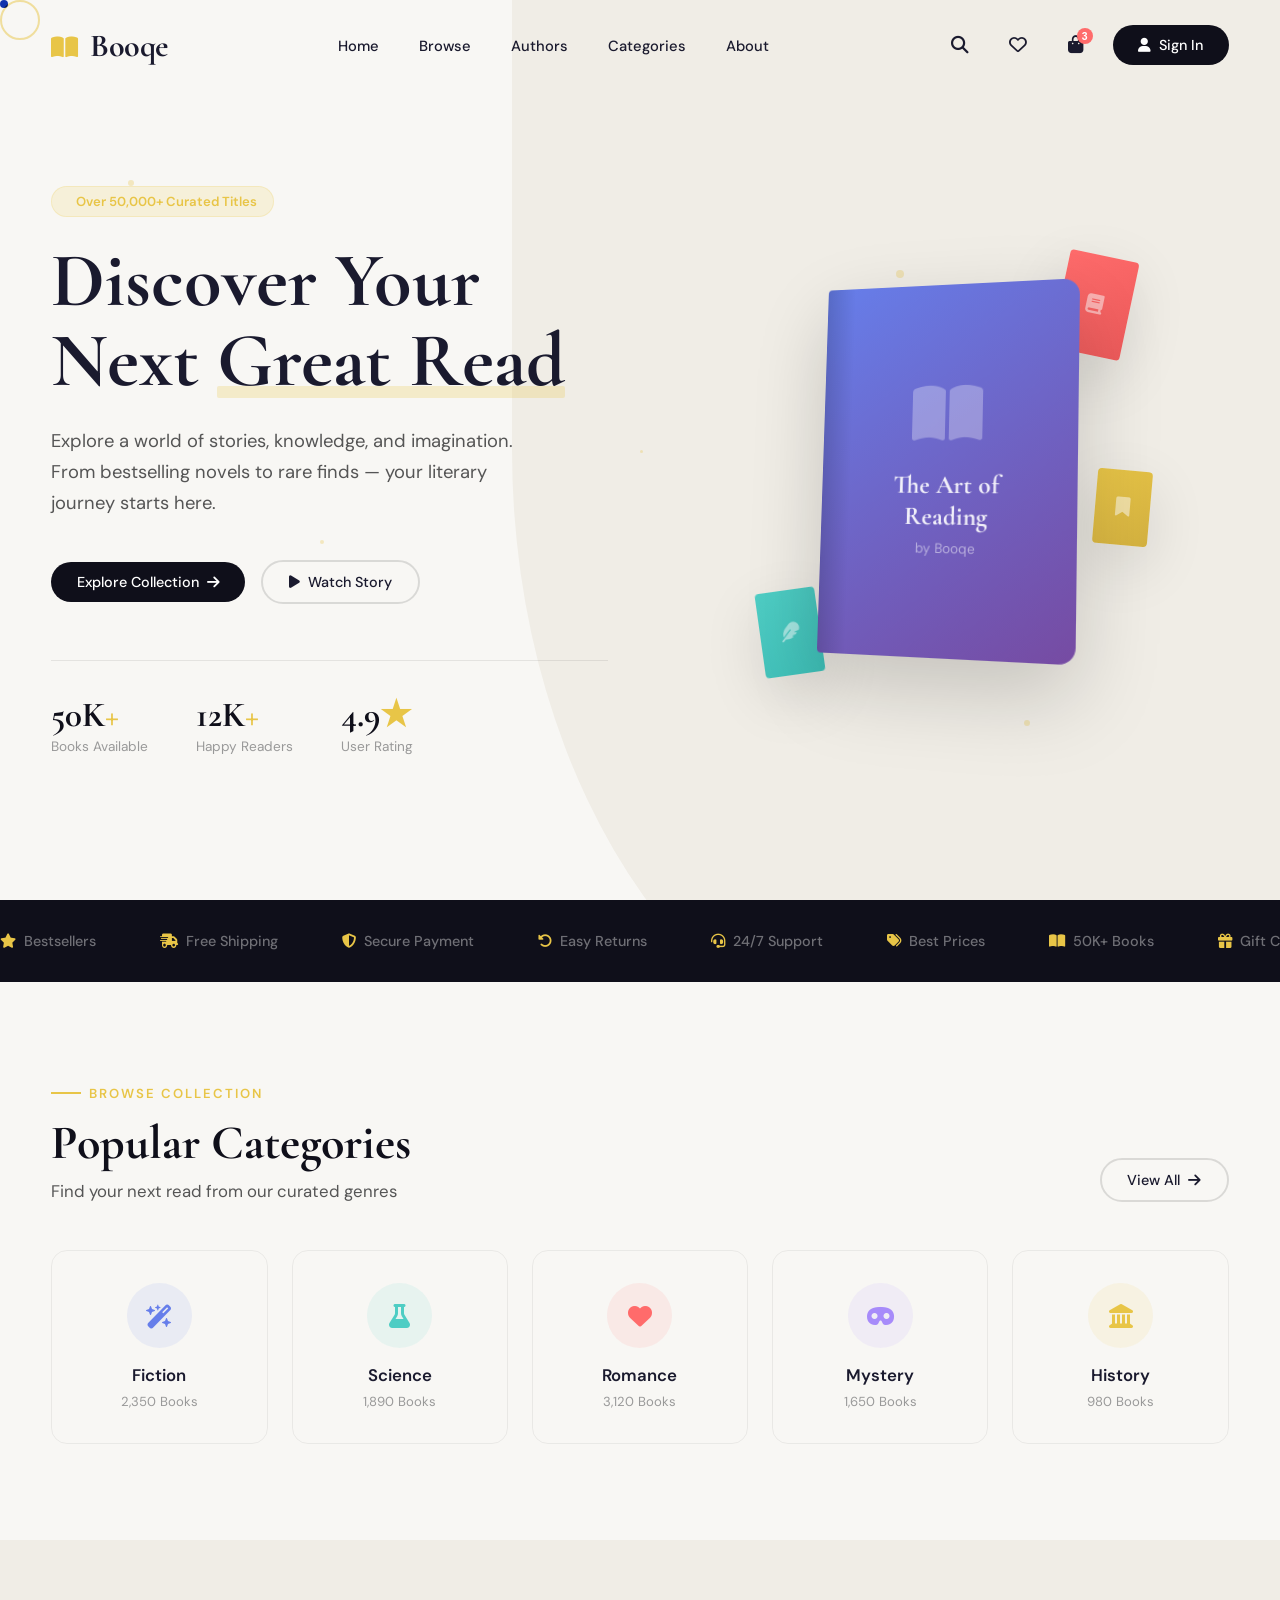
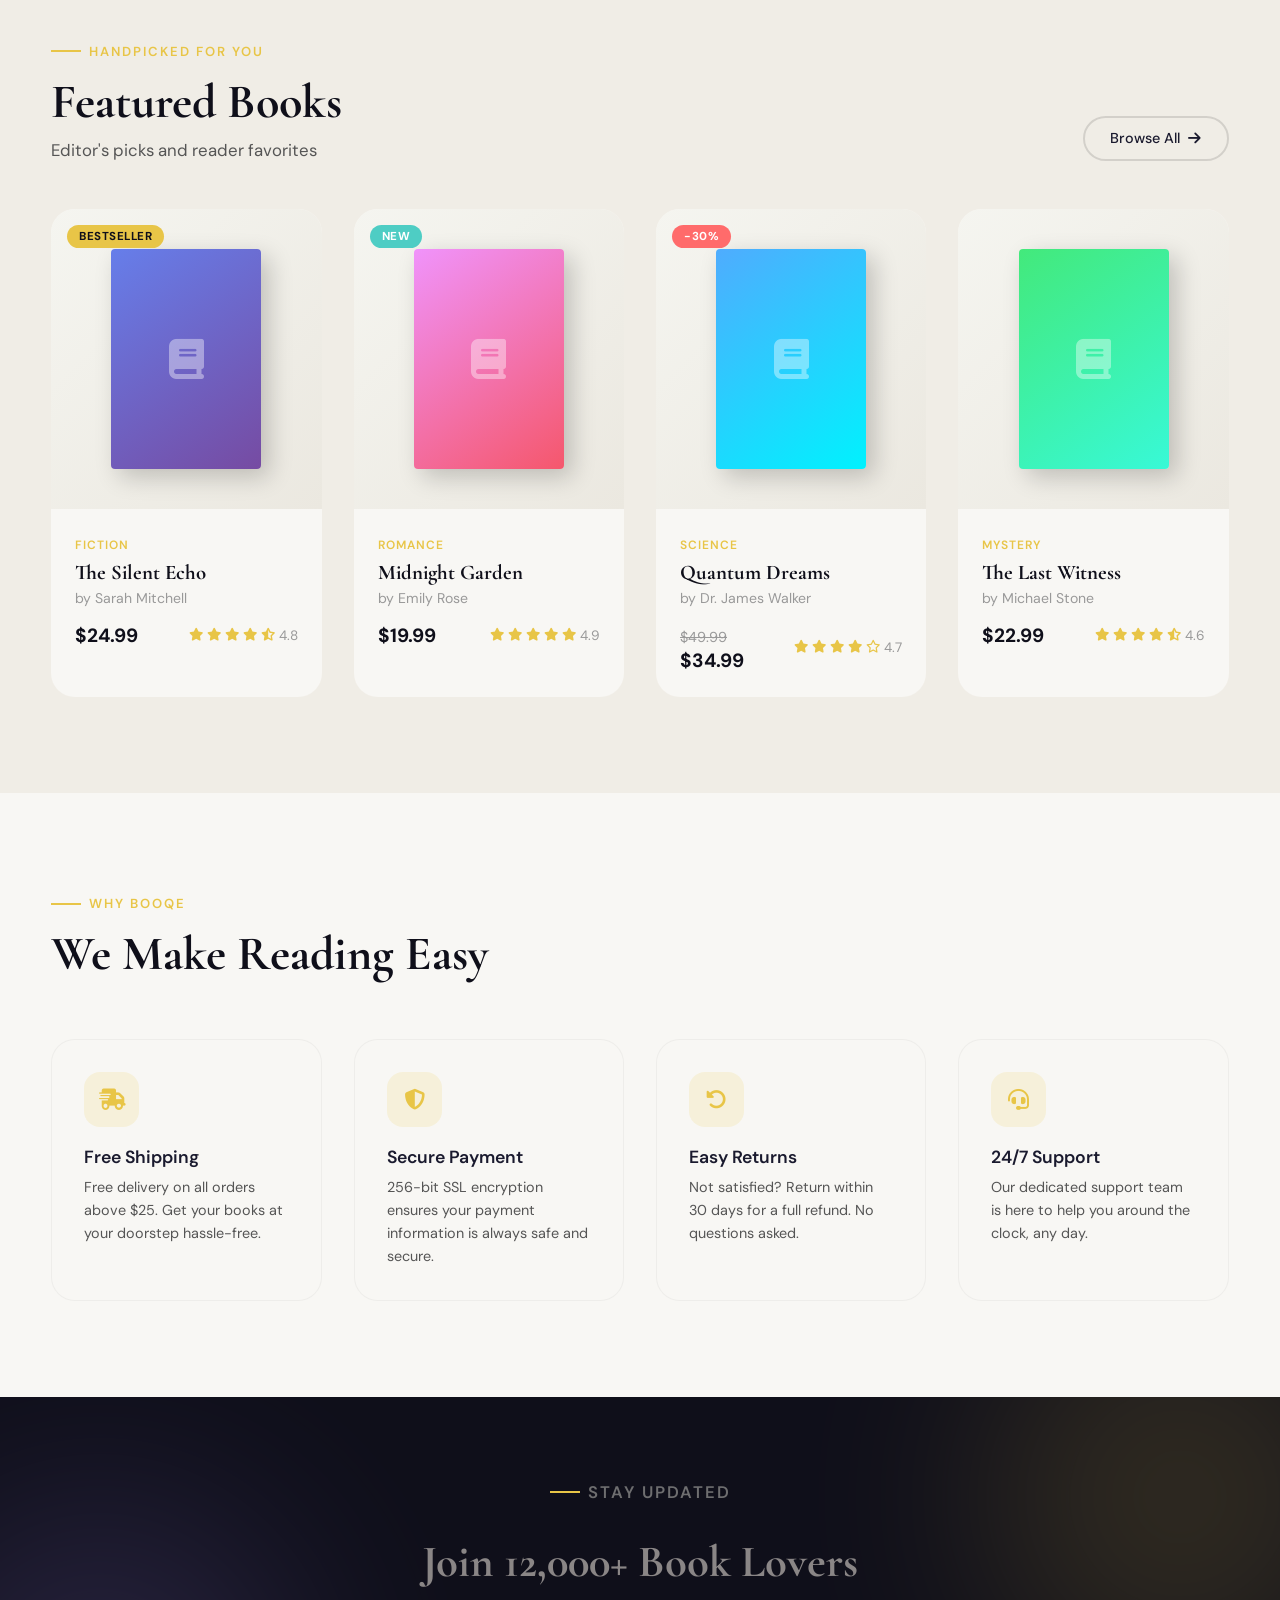
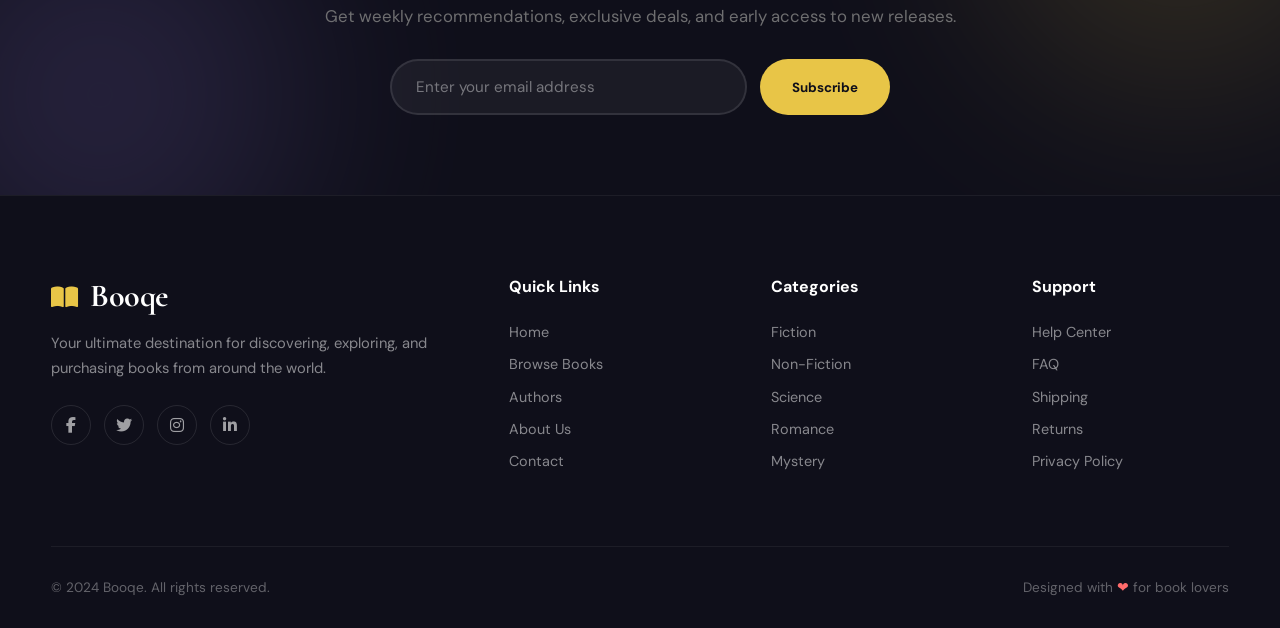
<file: Front-End files/index.html>
<!DOCTYPE html>
<html lang="en">
<head>
    <meta charset="UTF-8">
    <meta name="viewport" content="width=device-width, initial-scale=1.0">
    <title>Booqe — Discover Your Next Great Read</title>
    <link href="https://fonts.googleapis.com/css2?family=Cormorant+Garamond:wght@400;500;600;700&family=DM+Sans:wght@300;400;500;600;700&display=swap" rel="stylesheet">
    <link rel="stylesheet" href="https://cdnjs.cloudflare.com/ajax/libs/font-awesome/6.5.0/css/all.min.css">
    <style>
        /* ========================================
           RESET & ROOT VARIABLES
        ======================================== */
        :root {
            --midnight: #0f0f1a;
            --surface: #161625;
            --surface-light: #1e1e32;
            --gold: #e8c547;
            --gold-dim: rgba(232, 197, 71, 0.15);
            --coral: #ff6b6b;
            --mint: #4ecdc4;
            --lavender: #a78bfa;
            --warm-white: #f8f7f4;
            --cream: #f0ede6;
            --text-dark: #1a1a2e;
            --text-body: #555;
            --text-muted: #999;
            --glass: rgba(255, 255, 255, 0.05);
            --glass-border: rgba(255, 255, 255, 0.08);
            --radius-sm: 8px;
            --radius-md: 16px;
            --radius-lg: 24px;
            --radius-full: 100px;
            --shadow-sm: 0 2px 8px rgba(0,0,0,0.04);
            --shadow-md: 0 8px 30px rgba(0,0,0,0.08);
            --shadow-lg: 0 20px 60px rgba(0,0,0,0.12);
            --shadow-xl: 0 30px 80px rgba(0,0,0,0.18);
            --ease: cubic-bezier(0.4, 0, 0.2, 1);
            --bounce: cubic-bezier(0.68, -0.55, 0.265, 1.55);
        }

        * { margin: 0; padding: 0; box-sizing: border-box; }

        html {
            scroll-behavior: smooth;
            font-size: 16px;
        }

        body {
            font-family: 'DM Sans', -apple-system, sans-serif;
            background: var(--warm-white);
            color: var(--text-dark);
            overflow-x: hidden;
            -webkit-font-smoothing: antialiased;
        }

        ::-webkit-scrollbar { width: 6px; }
        ::-webkit-scrollbar-track { background: var(--cream); }
        ::-webkit-scrollbar-thumb { background: var(--gold); border-radius: 3px; }

        .serif { font-family: 'Cormorant Garamond', Georgia, serif; }

        /* ========================================
           PRELOADER
        ======================================== */
        .preloader {
            position: fixed;
            inset: 0;
            background: var(--midnight);
            display: flex;
            align-items: center;
            justify-content: center;
            z-index: 9999;
            transition: opacity 0.6s var(--ease), visibility 0.6s;
        }

        .preloader.hidden {
            opacity: 0;
            visibility: hidden;
        }

        .preloader-content {
            text-align: center;
        }

        .preloader-icon {
            font-size: 3rem;
            color: var(--gold);
            animation: pulse 1.5s ease-in-out infinite;
        }

        .preloader-text {
            color: rgba(255,255,255,0.6);
            margin-top: 1rem;
            font-size: 0.9rem;
            letter-spacing: 3px;
            text-transform: uppercase;
        }

        @keyframes pulse {
            0%, 100% { transform: scale(1); opacity: 1; }
            50% { transform: scale(1.1); opacity: 0.7; }
        }

        /* ========================================
           CURSOR (Desktop only)
        ======================================== */
        .cursor-dot {
            width: 8px;
            height: 8px;
            background: var(--gold);
            border-radius: 50%;
            position: fixed;
            pointer-events: none;
            z-index: 9998;
            transition: transform 0.1s;
            mix-blend-mode: difference;
        }

        .cursor-ring {
            width: 40px;
            height: 40px;
            border: 2px solid var(--gold);
            border-radius: 50%;
            position: fixed;
            pointer-events: none;
            z-index: 9997;
            transition: all 0.15s var(--ease);
            opacity: 0.5;
        }

        /* ========================================
           NAVIGATION
        ======================================== */
        .nav {
            position: fixed;
            top: 0;
            left: 0;
            right: 0;
            z-index: 1000;
            padding: 1.5rem 4%;
            display: flex;
            align-items: center;
            justify-content: space-between;
            transition: all 0.4s var(--ease);
        }

        .nav.scrolled {
            background: rgba(165, 163, 159, 0.92);
            backdrop-filter: blur(20px) saturate(180%);
            -webkit-backdrop-filter: blur(20px) saturate(180%);
            padding: 0.8rem 4%;
            box-shadow: 0 1px 0 rgba(0,0,0,0.05);
        }

        .nav-logo {
            font-family: 'Cormorant Garamond', serif;
            font-size: 2rem;
            font-weight: 700;
            text-decoration: none;
            color: var(--text-dark);
            letter-spacing: -0.5px;
        }

        .nav-logo i {
            color: var(--gold);
            margin-right: 6px;
            font-size: 1.5rem;
        }

        .nav-menu {
            display: flex;
            align-items: center;
            gap: 2.5rem;
            list-style: none;
        }

        .nav-menu a {
            text-decoration: none;
            color: var(--text-dark);
            font-size: 0.92rem;
            font-weight: 500;
            position: relative;
            padding: 4px 0;
            transition: color 0.3s;
        }

        .nav-menu a::after {
            content: '';
            position: absolute;
            left: 0;
            bottom: -2px;
            width: 0;
            height: 2px;
            background: var(--gold);
            transition: width 0.3s var(--ease);
        }

        .nav-menu a:hover { color: var(--gold); }
        .nav-menu a:hover::after { width: 100%; }

        .nav-right {
            display: flex;
            align-items: center;
            gap: 1rem;
        }

        .nav-btn {
            width: 42px;
            height: 42px;
            border: none;
            background: transparent;
            border-radius: 50%;
            cursor: pointer;
            display: flex;
            align-items: center;
            justify-content: center;
            font-size: 1.1rem;
            color: var(--text-dark);
            transition: all 0.3s var(--ease);
            position: relative;
        }

        .nav-btn:hover {
            background: var(--gold-dim);
            color: var(--gold);
        }

        .nav-btn .badge {
            position: absolute;
            top: 4px;
            right: 4px;
            width: 16px;
            height: 16px;
            background: var(--coral);
            color: #fff;
            font-size: 0.65rem;
            border-radius: 50%;
            display: flex;
            align-items: center;
            justify-content: center;
            font-weight: 700;
        }

        .btn-fill {
            display: inline-flex;
            align-items: center;
            gap: 8px;
            padding: 0.7rem 1.6rem;
            background: var(--midnight);
            color: #fff;
            border: none;
            border-radius: var(--radius-full);
            font-family: inherit;
            font-size: 0.9rem;
            font-weight: 500;
            cursor: pointer;
            text-decoration: none;
            transition: all 0.4s var(--ease);
        }

        .btn-fill:hover {
            background: var(--gold);
            color: var(--midnight);
            transform: translateY(-2px);
            box-shadow: 0 10px 30px rgba(232, 197, 71, 0.3);
        }

        .btn-ghost {
            display: inline-flex;
            align-items: center;
            gap: 8px;
            padding: 0.7rem 1.6rem;
            background: transparent;
            color: var(--text-dark);
            border: 2px solid rgba(0,0,0,0.12);
            border-radius: var(--radius-full);
            font-family: inherit;
            font-size: 0.9rem;
            font-weight: 500;
            cursor: pointer;
            text-decoration: none;
            transition: all 0.4s var(--ease);
        }

        .btn-ghost:hover {
            border-color: var(--midnight);
            background: var(--midnight);
            color: #fff;
        }

        /* Mobile Toggle */
        .hamburger {
            display: none;
            flex-direction: column;
            gap: 5px;
            cursor: pointer;
            padding: 8px;
            z-index: 1001;
        }

        .hamburger span {
            width: 24px;
            height: 2px;
            background: var(--text-dark);
            transition: all 0.3s var(--ease);
            transform-origin: center;
        }

        .hamburger.active span:nth-child(1) {
            transform: rotate(45deg) translate(5px, 5px);
        }
        .hamburger.active span:nth-child(2) { opacity: 0; }
        .hamburger.active span:nth-child(3) {
            transform: rotate(-45deg) translate(5px, -5px);
        }

        /* ========================================
           HERO SECTION
        ======================================== */
        .hero {
            min-height: 100vh;
            display: flex;
            align-items: center;
            padding: 120px 4% 80px;
            position: relative;
            overflow: hidden;
        }

        .hero-bg-shape {
            position: absolute;
            top: -20%;
            right: -10%;
            width: 70%;
            height: 140%;
            background: var(--cream);
            border-radius: 0 0 0 50%;
            z-index: 0;
        }

        .hero-particles {
            position: absolute;
            inset: 0;
            pointer-events: none;
            z-index: 1;
        }

        .particle {
            position: absolute;
            width: 6px;
            height: 6px;
            background: var(--gold);
            border-radius: 50%;
            opacity: 0.3;
            animation: drift linear infinite;
        }

        .particle:nth-child(1) { top: 20%; left: 10%; animation-duration: 20s; }
        .particle:nth-child(2) { top: 60%; left: 25%; animation-duration: 25s; width: 4px; height: 4px; }
        .particle:nth-child(3) { top: 30%; left: 70%; animation-duration: 18s; width: 8px; height: 8px; }
        .particle:nth-child(4) { top: 80%; left: 80%; animation-duration: 22s; }
        .particle:nth-child(5) { top: 50%; left: 50%; animation-duration: 30s; width: 3px; height: 3px; }

        @keyframes drift {
            0% { transform: translate(0, 0) rotate(0deg); }
            25% { transform: translate(30px, -50px) rotate(90deg); }
            50% { transform: translate(-20px, -100px) rotate(180deg); }
            75% { transform: translate(50px, -50px) rotate(270deg); }
            100% { transform: translate(0, 0) rotate(360deg); }
        }

        .hero-grid {
            display: grid;
            grid-template-columns: 1fr 1fr;
            gap: 4rem;
            align-items: center;
            max-width: 1400px;
            margin: 0 auto;
            width: 100%;
            position: relative;
            z-index: 2;
        }

        .hero-content { max-width: 580px; }

        .hero-eyebrow {
            display: inline-flex;
            align-items: center;
            gap: 8px;
            padding: 6px 16px;
            background: var(--gold-dim);
            border: 1px solid rgba(232, 197, 71, 0.2);
            border-radius: var(--radius-full);
            font-size: 0.82rem;
            font-weight: 600;
            color: var(--gold);
            margin-bottom: 1.5rem;
            opacity: 0;
            transform: translateY(20px);
            animation: fadeUp 0.8s var(--ease) 0.5s forwards;
        }

        @keyframes fadeUp {
            to { opacity: 1; transform: translateY(0); }
        }

        .hero h1 {
            font-family: 'Cormorant Garamond', serif;
            font-size: clamp(3rem, 6vw, 5rem);
            font-weight: 700;
            line-height: 1.05;
            margin-bottom: 1.5rem;
            opacity: 0;
            transform: translateY(30px);
            animation: fadeUp 0.8s var(--ease) 0.7s forwards;
        }

        .hero h1 .highlight {
            position: relative;
            display: inline-block;
        }

        .hero h1 .highlight::after {
            content: '';
            position: absolute;
            left: 0;
            bottom: 4px;
            width: 100%;
            height: 12px;
            background: var(--gold);
            opacity: 0.25;
            z-index: -1;
            border-radius: 2px;
        }

        .hero-desc {
            font-size: 1.15rem;
            line-height: 1.7;
            color: var(--text-body);
            margin-bottom: 2.5rem;
            max-width: 480px;
            opacity: 0;
            transform: translateY(30px);
            animation: fadeUp 0.8s var(--ease) 0.9s forwards;
        }

        .hero-actions {
            display: flex;
            align-items: center;
            gap: 1rem;
            opacity: 0;
            transform: translateY(30px);
            animation: fadeUp 0.8s var(--ease) 1.1s forwards;
        }

        .hero-stats {
            display: flex;
            gap: 3rem;
            margin-top: 3.5rem;
            padding-top: 2rem;
            border-top: 1px solid rgba(0,0,0,0.08);
            opacity: 0;
            transform: translateY(30px);
            animation: fadeUp 0.8s var(--ease) 1.3s forwards;
        }

        .hero-stat h3 {
            font-family: 'Cormorant Garamond', serif;
            font-size: 2.2rem;
            font-weight: 700;
            color: var(--midnight);
        }

        .hero-stat h3 span { color: var(--gold); }

        .hero-stat p {
            color: var(--text-muted);
            font-size: 0.85rem;
            margin-top: 2px;
        }

        /* Hero Visual */
        .hero-visual {
            display: flex;
            justify-content: center;
            align-items: center;
            position: relative;
            opacity: 0;
            transform: translateX(40px);
            animation: fadeLeft 1s var(--ease) 1s forwards;
        }

        @keyframes fadeLeft {
            to { opacity: 1; transform: translateX(0); }
        }

        .book-stack {
            position: relative;
            perspective: 1000px;
        }

        .book-3d {
            width: 260px;
            height: 370px;
            position: relative;
            transform-style: preserve-3d;
            transform: rotateY(-15deg) rotateX(5deg);
            animation: bookFloat 6s ease-in-out infinite;
        }

        @keyframes bookFloat {
            0%, 100% { transform: rotateY(-15deg) rotateX(5deg) translateY(0); }
            50% { transform: rotateY(-15deg) rotateX(5deg) translateY(-15px); }
        }

        .book-front {
            position: absolute;
            inset: 0;
            background: linear-gradient(145deg, #667eea 0%, #764ba2 100%);
            border-radius: 4px 16px 16px 4px;
            box-shadow: var(--shadow-xl);
            display: flex;
            flex-direction: column;
            align-items: center;
            justify-content: center;
            padding: 2rem;
            transform: translateZ(15px);
        }

        .book-front::before {
            content: '';
            position: absolute;
            left: 0;
            top: 0;
            bottom: 0;
            width: 30px;
            background: linear-gradient(90deg, rgba(0,0,0,0.15), transparent);
            border-radius: 4px 0 0 4px;
        }

        .book-spine {
            position: absolute;
            left: -30px;
            top: 0;
            width: 30px;
            height: 100%;
            background: linear-gradient(145deg, #5a6fd6 0%, #6a42a0 100%);
            transform: rotateY(-90deg);
            transform-origin: right;
            border-radius: 4px 0 0 4px;
        }

        .book-front .book-icon {
            font-size: 4rem;
            color: rgba(255,255,255,0.3);
            margin-bottom: 1.5rem;
        }

        .book-front h3 {
            color: rgba(255,255,255,0.9);
            font-family: 'Cormorant Garamond', serif;
            font-size: 1.6rem;
            text-align: center;
            line-height: 1.2;
        }

        .book-front p {
            color: rgba(255,255,255,0.5);
            font-size: 0.85rem;
            margin-top: 8px;
        }

        /* Floating mini books */
        .mini-book {
            position: absolute;
            border-radius: 4px;
            box-shadow: var(--shadow-lg);
            display: flex;
            align-items: center;
            justify-content: center;
            color: rgba(255,255,255,0.5);
            font-size: 1.2rem;
        }

        .mini-book-1 {
            width: 70px;
            height: 100px;
            background: linear-gradient(145deg, var(--coral), #ee5a5a);
            top: -30px;
            right: -50px;
            transform: rotate(12deg);
            animation: miniFloat1 4s ease-in-out infinite;
        }

        .mini-book-2 {
            width: 60px;
            height: 85px;
            background: linear-gradient(145deg, var(--mint), #3dbdb5);
            bottom: -20px;
            left: -60px;
            transform: rotate(-8deg);
            animation: miniFloat2 5s ease-in-out infinite 0.5s;
        }

        .mini-book-3 {
            width: 55px;
            height: 75px;
            background: linear-gradient(145deg, var(--gold), #d4b13f);
            top: 50%;
            right: -70px;
            transform: rotate(5deg);
            animation: miniFloat1 4.5s ease-in-out infinite 1s;
        }

        @keyframes miniFloat1 {
            0%, 100% { transform: translateY(0) rotate(12deg); }
            50% { transform: translateY(-12px) rotate(15deg); }
        }

        @keyframes miniFloat2 {
            0%, 100% { transform: translateY(0) rotate(-8deg); }
            50% { transform: translateY(-10px) rotate(-12deg); }
        }

        /* ========================================
           TRUSTED BY / MARQUEE
        ======================================== */
        .marquee-section {
            padding: 2rem 0;
            background: var(--midnight);
            overflow: hidden;
        }

        .marquee-track {
            display: flex;
            gap: 4rem;
            animation: marquee 30s linear infinite;
            width: max-content;
        }

        .marquee-item {
            display: flex;
            align-items: center;
            gap: 0.5rem;
            color: rgba(255,255,255,0.4);
            font-size: 0.9rem;
            white-space: nowrap;
            font-weight: 500;
        }

        .marquee-item i {
            color: var(--gold);
        }

        @keyframes marquee {
            0% { transform: translateX(0); }
            100% { transform: translateX(-50%); }
        }

        /* ========================================
           FEATURED CATEGORIES
        ======================================== */
        .section {
            padding: 6rem 4%;
        }

        .section-label {
            display: inline-flex;
            align-items: center;
            gap: 8px;
            color: var(--gold);
            font-size: 0.82rem;
            font-weight: 600;
            text-transform: uppercase;
            letter-spacing: 2px;
            margin-bottom: 0.8rem;
        }

        .section-label::before {
            content: '';
            width: 30px;
            height: 2px;
            background: var(--gold);
        }

        .section-title {
            font-family: 'Cormorant Garamond', serif;
            font-size: clamp(2rem, 4vw, 3rem);
            font-weight: 700;
            color: var(--midnight);
            margin-bottom: 0.5rem;
        }

        .section-desc {
            color: var(--text-body);
            font-size: 1.05rem;
            max-width: 500px;
        }

        .section-head {
            display: flex;
            justify-content: space-between;
            align-items: flex-end;
            margin-bottom: 3rem;
            max-width: 1400px;
            margin-left: auto;
            margin-right: auto;
        }

        .categories-grid {
            display: grid;
            grid-template-columns: repeat(5, 1fr);
            gap: 1.5rem;
            max-width: 1400px;
            margin: 0 auto;
        }

        .category-card {
            background: var(--white);
            border: 1px solid rgba(0,0,0,0.06);
            border-radius: var(--radius-md);
            padding: 2rem 1.5rem;
            text-align: center;
            cursor: pointer;
            transition: all 0.4s var(--ease);
            position: relative;
            overflow: hidden;
        }

        .category-card::before {
            content: '';
            position: absolute;
            top: 0;
            left: 0;
            right: 0;
            height: 3px;
            background: var(--gold);
            transform: scaleX(0);
            transition: transform 0.4s var(--ease);
        }

        .category-card:hover::before {
            transform: scaleX(1);
        }

        .category-card:hover {
            transform: translateY(-8px);
            box-shadow: var(--shadow-lg);
            border-color: transparent;
        }

        .cat-icon {
            width: 65px;
            height: 65px;
            border-radius: 50%;
            display: flex;
            align-items: center;
            justify-content: center;
            margin: 0 auto 1rem;
            font-size: 1.5rem;
            transition: all 0.4s var(--ease);
        }

        .cat-icon.fiction { background: rgba(102, 126, 234, 0.1); color: #667eea; }
        .cat-icon.science { background: rgba(78, 205, 196, 0.1); color: var(--mint); }
        .cat-icon.romance { background: rgba(255, 107, 107, 0.1); color: var(--coral); }
        .cat-icon.mystery { background: rgba(167, 139, 250, 0.1); color: var(--lavender); }
        .cat-icon.history { background: rgba(232, 197, 71, 0.1); color: var(--gold); }

        .category-card:hover .cat-icon {
            transform: scale(1.1);
        }

        .category-card h3 {
            font-size: 1.05rem;
            font-weight: 600;
            margin-bottom: 4px;
        }

        .category-card span {
            color: var(--text-muted);
            font-size: 0.82rem;
        }

        /* ========================================
           FEATURED BOOKS
        ======================================== */
        .books-section {
            background: var(--cream);
        }

        .books-scroll {
            display: grid;
            grid-template-columns: repeat(4, 1fr);
            gap: 2rem;
            max-width: 1400px;
            margin: 0 auto;
        }

        .book-card {
            background: var(--warm-white);
            border-radius: var(--radius-lg);
            overflow: hidden;
            transition: all 0.5s var(--ease);
            cursor: pointer;
            position: relative;
            group: book;
        }

        .book-card:hover {
            transform: translateY(-12px);
            box-shadow: var(--shadow-xl);
        }

        .book-cover {
            position: relative;
            height: 300px;
            overflow: hidden;
            display: flex;
            align-items: center;
            justify-content: center;
            background: linear-gradient(135deg, #f5f5f0 0%, #ebe8e0 100%);
        }

        .book-image {
            width: 150px;
            height: 220px;
            border-radius: 4px;
            box-shadow: 8px 8px 25px rgba(0,0,0,0.2);
            transition: all 0.5s var(--ease);
            display: flex;
            align-items: center;
            justify-content: center;
            color: rgba(255,255,255,0.4);
            font-size: 2.5rem;
        }

        .book-card:nth-child(1) .book-image { background: linear-gradient(145deg, #667eea, #764ba2); }
        .book-card:nth-child(2) .book-image { background: linear-gradient(145deg, #f093fb, #f5576c); }
        .book-card:nth-child(3) .book-image { background: linear-gradient(145deg, #4facfe, #00f2fe); }
        .book-card:nth-child(4) .book-image { background: linear-gradient(145deg, #43e97b, #38f9d7); }

        .book-card:hover .book-image {
            transform: scale(1.08) rotate(-3deg);
            box-shadow: 12px 12px 35px rgba(0,0,0,0.25);
        }

        .book-overlay {
            position: absolute;
            inset: 0;
            background: linear-gradient(to top, rgba(0,0,0,0.6), transparent);
            opacity: 0;
            transition: opacity 0.4s;
            display: flex;
            align-items: flex-end;
            justify-content: center;
            padding-bottom: 1.5rem;
        }

        .book-card:hover .book-overlay { opacity: 1; }

        .overlay-btns {
            display: flex;
            gap: 0.5rem;
        }

        .overlay-btn {
            width: 44px;
            height: 44px;
            border-radius: 50%;
            border: none;
            background: rgba(255,255,255,0.95);
            cursor: pointer;
            display: flex;
            align-items: center;
            justify-content: center;
            transition: all 0.3s var(--ease);
            transform: translateY(20px);
            opacity: 0;
        }

        .book-card:hover .overlay-btn {
            transform: translateY(0);
            opacity: 1;
        }

        .book-card:hover .overlay-btn:nth-child(2) { transition-delay: 0.05s; }
        .book-card:hover .overlay-btn:nth-child(3) { transition-delay: 0.1s; }

        .overlay-btn:hover {
            background: var(--gold);
            color: #fff;
        }

        .book-badge {
            position: absolute;
            top: 1rem;
            left: 1rem;
            padding: 4px 12px;
            border-radius: var(--radius-full);
            font-size: 0.72rem;
            font-weight: 700;
            text-transform: uppercase;
            letter-spacing: 0.5px;
            z-index: 2;
        }

        .badge-best { background: var(--gold); color: var(--midnight); }
        .badge-new { background: var(--mint); color: #fff; }
        .badge-sale { background: var(--coral); color: #fff; }

        .book-body {
            padding: 1.5rem;
        }

        .book-cat {
            font-size: 0.75rem;
            font-weight: 600;
            text-transform: uppercase;
            letter-spacing: 1px;
            color: var(--gold);
        }

        .book-title {
            font-family: 'Cormorant Garamond', serif;
            font-size: 1.3rem;
            font-weight: 700;
            margin: 6px 0 4px;
            color: var(--midnight);
        }

        .book-author {
            color: var(--text-muted);
            font-size: 0.88rem;
            margin-bottom: 1rem;
        }

        .book-meta {
            display: flex;
            justify-content: space-between;
            align-items: center;
        }

        .book-price {
            font-size: 1.2rem;
            font-weight: 700;
            color: var(--midnight);
        }

        .book-price .old {
            text-decoration: line-through;
            color: var(--text-muted);
            font-weight: 400;
            font-size: 0.9rem;
            margin-right: 6px;
        }

        .book-rating {
            display: flex;
            align-items: center;
            gap: 4px;
            font-size: 0.85rem;
        }

        .book-rating i { color: var(--gold); font-size: 0.8rem; }
        .book-rating span { color: var(--text-muted); }

        /* ========================================
           FEATURES / WHY US
        ======================================== */
        .features-grid {
            display: grid;
            grid-template-columns: repeat(4, 1fr);
            gap: 2rem;
            max-width: 1400px;
            margin: 0 auto;
        }

        .feature-card {
            padding: 2rem;
            border-radius: var(--radius-lg);
            background: var(--warm-white);
            border: 1px solid rgba(0,0,0,0.04);
            transition: all 0.4s var(--ease);
        }

        .feature-card:hover {
            box-shadow: var(--shadow-md);
            transform: translateY(-5px);
        }

        .feature-icon {
            width: 55px;
            height: 55px;
            border-radius: var(--radius-md);
            display: flex;
            align-items: center;
            justify-content: center;
            font-size: 1.3rem;
            margin-bottom: 1.2rem;
            background: var(--gold-dim);
            color: var(--gold);
        }

        .feature-card h3 {
            font-size: 1.1rem;
            font-weight: 600;
            margin-bottom: 0.5rem;
        }

        .feature-card p {
            color: var(--text-body);
            font-size: 0.9rem;
            line-height: 1.6;
        }

        /* ========================================
           NEWSLETTER — DARK SECTION
        ======================================== */
        .newsletter {
            background: var(--midnight);
            padding: 5rem 4%;
            position: relative;
            overflow: hidden;
        }

        .newsletter-glow {
            position: absolute;
            width: 400px;
            height: 400px;
            border-radius: 50%;
            filter: blur(100px);
            opacity: 0.15;
        }

        .glow-1 { background: var(--gold); top: -100px; right: -100px; }
        .glow-2 { background: var(--lavender); bottom: -100px; left: -100px; }

        .newsletter-inner {
            max-width: 650px;
            margin: 0 auto;
            text-align: center;
            position: relative;
            z-index: 2;
        }

        .newsletter h2 {
            font-family: 'Cormorant Garamond', serif;
            font-size: 2.8rem;
            color: #8a8686;
            margin-bottom: 1rem;
        }

        .newsletter p {
            color: rgba(127, 127, 127, 0.847);
            margin-bottom: 2rem;
            font-size: 1.05rem;
        }

        .newsletter-form {
            display: flex;
            gap: 0.8rem;
            max-width: 500px;
            margin: 0 auto;
        }

        .newsletter-form input {
            flex: 1;
            padding: 1rem 1.5rem;
            border: 2px solid rgba(255,255,255,0.1);
            border-radius: var(--radius-full);
            background: rgba(255,255,255,0.05);
            color: #fff;
            font-family: inherit;
            font-size: 0.95rem;
            outline: none;
            transition: border-color 0.3s;
        }

        .newsletter-form input::placeholder {
            color: rgba(255,255,255,0.4);
        }

        .newsletter-form input:focus {
            border-color: var(--gold);
        }

        .newsletter-form button {
            padding: 1rem 2rem;
            border: none;
            border-radius: var(--radius-full);
            background: var(--gold);
            color: var(--midnight);
            font-weight: 700;
            font-family: inherit;
            cursor: pointer;
            transition: all 0.3s var(--ease);
            white-space: nowrap;
        }

        .newsletter-form button:hover {
            background: #fff;
            transform: scale(1.05);
        }

        /* ========================================
           FOOTER
        ======================================== */
        .footer {
            background: var(--midnight);
            border-top: 1px solid rgba(255,255,255,0.06);
            padding: 5rem 4% 2rem;
        }

        .footer-grid {
            display: grid;
            grid-template-columns: 2fr 1fr 1fr 1fr;
            gap: 4rem;
            max-width: 1400px;
            margin: 0 auto;
        }

        .footer-brand p {
            color: rgba(255,255,255,0.5);
            margin: 1rem 0 1.5rem;
            line-height: 1.7;
            font-size: 0.92rem;
        }

        .footer-social {
            display: flex;
            gap: 0.8rem;
        }

        .footer-social a {
            width: 40px;
            height: 40px;
            border-radius: 50%;
            border: 1px solid rgba(255,255,255,0.1);
            display: flex;
            align-items: center;
            justify-content: center;
            color: rgba(255,255,255,0.6);
            transition: all 0.3s var(--ease);
            text-decoration: none;
        }

        .footer-social a:hover {
            background: var(--gold);
            border-color: var(--gold);
            color: var(--midnight);
            transform: translateY(-3px);
        }

        .footer-col h4 {
            color: #fff;
            font-size: 1rem;
            margin-bottom: 1.5rem;
        }

        .footer-col ul {
            list-style: none;
        }

        .footer-col li {
            margin-bottom: 0.7rem;
        }

        .footer-col a {
            color: rgba(255,255,255,0.5);
            text-decoration: none;
            font-size: 0.9rem;
            transition: color 0.3s;
        }

        .footer-col a:hover { color: var(--gold); }

        .footer-bottom {
            max-width: 1400px;
            margin: 4rem auto 0;
            padding-top: 2rem;
            border-top: 1px solid rgba(255,255,255,0.06);
            display: flex;
            justify-content: space-between;
            color: rgba(255,255,255,0.35);
            font-size: 0.85rem;
        }

        .footer-bottom a {
            color: rgba(255,255,255,0.35);
            text-decoration: none;
        }

        .footer-bottom a:hover { color: var(--gold); }

        /* ========================================
           SCROLL REVEAL
        ======================================== */
        .reveal {
            opacity: 0;
            transform: translateY(40px);
            transition: all 0.8s var(--ease);
        }

        .reveal.visible {
            opacity: 1;
            transform: translateY(0);
        }

        /* ========================================
           RESPONSIVE
        ======================================== */
        @media (max-width: 1024px) {
            .hero-grid { grid-template-columns: 1fr; text-align: center; }
            .hero-content { max-width: 100%; }
            .hero-desc { margin-left: auto; margin-right: auto; }
            .hero-actions { justify-content: center; }
            .hero-stats { justify-content: center; }
            .hero-visual { margin-top: 3rem; }
            .categories-grid { grid-template-columns: repeat(3, 1fr); }
            .books-scroll { grid-template-columns: repeat(2, 1fr); }
            .features-grid { grid-template-columns: repeat(2, 1fr); }
            .footer-grid { grid-template-columns: 1fr 1fr; }
        }

        @media (max-width: 768px) {
            .nav-menu { display: none; }
            .hamburger { display: flex; }
            .nav-menu.active {
                display: flex;
                flex-direction: column;
                position: fixed;
                top: 0; left: 0; right: 0; bottom: 0;
                background: var(--warm-white);
                justify-content: center;
                align-items: center;
                gap: 2rem;
                z-index: 1000;
            }
            .nav-menu.active a { font-size: 1.5rem; }
            .categories-grid { grid-template-columns: repeat(2, 1fr); }
            .books-scroll { grid-template-columns: 1fr; max-width: 350px; margin: 0 auto; }
            .features-grid { grid-template-columns: 1fr; }
            .footer-grid { grid-template-columns: 1fr; gap: 2rem; }
            .footer-bottom { flex-direction: column; gap: 0.5rem; text-align: center; }
            .hero-stats { gap: 1.5rem; }
            .newsletter-form { flex-direction: column; }
            .cursor-dot, .cursor-ring { display: none; }
        }
    </style>
</head>
<body>

    <!-- Preloader -->
    <div class="preloader" id="preloader">
        <div class="preloader-content">
            <div class="preloader-icon"><i class="fas fa-book-open"></i></div>
            <p class="preloader-text">Loading Booqe</p>
        </div>
    </div>

    <!-- Custom Cursor -->
    <div class="cursor-dot" id="cursorDot"></div>
    <div class="cursor-ring" id="cursorRing"></div>

    <!-- Navigation -->
    <nav class="nav" id="nav">
        <a href="#" class="nav-logo"><i class="fas fa-book-open"></i> Booqe</a>

        <ul class="nav-menu" id="navMenu">
            <li><a href="#">Home</a></li>
            <li><a href="catalog.html">Browse</a></li>
            <li><a href="#">Authors</a></li>
            <li><a href="#">Categories</a></li>
            <li><a href="#">About</a></li>
        </ul>

        <div class="nav-right">
            <button class="nav-btn" title="Search"><i class="fas fa-search"></i></button>
            <button class="nav-btn" title="Wishlist"><i class="far fa-heart"></i></button>
            <button class="nav-btn" title="Cart">
                <i class="fas fa-shopping-bag"></i>
                <span class="badge">3</span>
            </button>
            <a href="dashboard.html" class="btn-fill">
                <i class="fas fa-user"></i> Sign In
            </a>
            <div class="hamburger" id="hamburger">
                <span></span><span></span><span></span>
            </div>
        </div>
    </nav>

    <!-- Hero Section -->
    <section class="hero">
        <div class="hero-bg-shape"></div>
        <div class="hero-particles">
            <div class="particle"></div>
            <div class="particle"></div>
            <div class="particle"></div>
            <div class="particle"></div>
            <div class="particle"></div>
        </div>

        <div class="hero-grid">
            <div class="hero-content">
                <div class="hero-eyebrow">
                    <i class="fas fa-sparkles"></i> Over 50,000+ Curated Titles
                </div>
                <h1>Discover Your Next <span class="highlight">Great Read</span></h1>
                <p class="hero-desc">
                    Explore a world of stories, knowledge, and imagination.
                    From bestselling novels to rare finds — your literary journey starts here.
                </p>
                <div class="hero-actions">
                    <a href="catalog.html" class="btn-fill">
                        Explore Collection <i class="fas fa-arrow-right"></i>
                    </a>
                    <a href="#" class="btn-ghost">
                        <i class="fas fa-play"></i> Watch Story
                    </a>
                </div>
                <div class="hero-stats">
                    <div class="hero-stat">
                        <h3>50K<span>+</span></h3>
                        <p>Books Available</p>
                    </div>
                    <div class="hero-stat">
                        <h3>12K<span>+</span></h3>
                        <p>Happy Readers</p>
                    </div>
                    <div class="hero-stat">
                        <h3>4.9<span>★</span></h3>
                        <p>User Rating</p>
                    </div>
                </div>
            </div>

            <div class="hero-visual">
                <div class="book-stack">
                    <div class="mini-book mini-book-1"><i class="fas fa-book"></i></div>
                    <div class="mini-book mini-book-2"><i class="fas fa-feather"></i></div>
                    <div class="mini-book mini-book-3"><i class="fas fa-bookmark"></i></div>
                    <div class="book-3d">
                        <div class="book-spine"></div>
                        <div class="book-front">
                            <i class="fas fa-book-open book-icon"></i>
                            <h3>The Art of Reading</h3>
                            <p>by Booqe</p>
                        </div>
                    </div>
                </div>
            </div>
        </div>
    </section>

    <!-- Marquee -->
    <div class="marquee-section">
        <div class="marquee-track">
            <span class="marquee-item"><i class="fas fa-star"></i> Bestsellers</span>
            <span class="marquee-item"><i class="fas fa-truck-fast"></i> Free Shipping</span>
            <span class="marquee-item"><i class="fas fa-shield-halved"></i> Secure Payment</span>
            <span class="marquee-item"><i class="fas fa-rotate-left"></i> Easy Returns</span>
            <span class="marquee-item"><i class="fas fa-headset"></i> 24/7 Support</span>
            <span class="marquee-item"><i class="fas fa-tags"></i> Best Prices</span>
            <span class="marquee-item"><i class="fas fa-book-open"></i> 50K+ Books</span>
            <span class="marquee-item"><i class="fas fa-gift"></i> Gift Cards</span>
            <span class="marquee-item"><i class="fas fa-star"></i> Bestsellers</span>
            <span class="marquee-item"><i class="fas fa-truck-fast"></i> Free Shipping</span>
            <span class="marquee-item"><i class="fas fa-shield-halved"></i> Secure Payment</span>
            <span class="marquee-item"><i class="fas fa-rotate-left"></i> Easy Returns</span>
            <span class="marquee-item"><i class="fas fa-headset"></i> 24/7 Support</span>
            <span class="marquee-item"><i class="fas fa-tags"></i> Best Prices</span>
            <span class="marquee-item"><i class="fas fa-book-open"></i> 50K+ Books</span>
            <span class="marquee-item"><i class="fas fa-gift"></i> Gift Cards</span>
        </div>
    </div>

    <!-- Categories -->
    <section class="section">
        <div class="section-head">
            <div>
                <p class="section-label">Browse Collection</p>
                <h2 class="section-title">Popular Categories</h2>
                <p class="section-desc">Find your next read from our curated genres</p>
            </div>
            <a href="#" class="btn-ghost">View All <i class="fas fa-arrow-right"></i></a>
        </div>

        <div class="categories-grid">
            <div class="category-card reveal">
                <div class="cat-icon fiction"><i class="fas fa-wand-magic-sparkles"></i></div>
                <h3>Fiction</h3>
                <span>2,350 Books</span>
            </div>
            <div class="category-card reveal">
                <div class="cat-icon science"><i class="fas fa-flask"></i></div>
                <h3>Science</h3>
                <span>1,890 Books</span>
            </div>
            <div class="category-card reveal">
                <div class="cat-icon romance"><i class="fas fa-heart"></i></div>
                <h3>Romance</h3>
                <span>3,120 Books</span>
            </div>
            <div class="category-card reveal">
                <div class="cat-icon mystery"><i class="fas fa-mask"></i></div>
                <h3>Mystery</h3>
                <span>1,650 Books</span>
            </div>
            <div class="category-card reveal">
                <div class="cat-icon history"><i class="fas fa-landmark"></i></div>
                <h3>History</h3>
                <span>980 Books</span>
            </div>
        </div>
    </section>

    <!-- Featured Books -->
    <section class="section books-section">
        <div class="section-head">
            <div>
                <p class="section-label">Handpicked For You</p>
                <h2 class="section-title">Featured Books</h2>
                <p class="section-desc">Editor's picks and reader favorites</p>
            </div>
            <a href="catalog.html" class="btn-ghost">Browse All <i class="fas fa-arrow-right"></i></a>
        </div>

        <div class="books-scroll">
            <div class="book-card reveal">
                <div class="book-cover">
                    <span class="book-badge badge-best">Bestseller</span>
                    <div class="book-image"><i class="fas fa-book"></i></div>
                    <div class="book-overlay">
                        <div class="overlay-btns">
                            <button class="overlay-btn" title="Wishlist"><i class="far fa-heart"></i></button>
                            <button class="overlay-btn" title="Quick View"><i class="fas fa-eye"></i></button>
                            <button class="overlay-btn" title="Add to Cart"><i class="fas fa-cart-plus"></i></button>
                        </div>
                    </div>
                </div>
                <div class="book-body">
                    <span class="book-cat">Fiction</span>
                    <h3 class="book-title">The Silent Echo</h3>
                    <p class="book-author">by Sarah Mitchell</p>
                    <div class="book-meta">
                        <span class="book-price">$24.99</span>
                        <div class="book-rating">
                            <i class="fas fa-star"></i>
                            <i class="fas fa-star"></i>
                            <i class="fas fa-star"></i>
                            <i class="fas fa-star"></i>
                            <i class="fas fa-star-half-alt"></i>
                            <span>4.8</span>
                        </div>
                    </div>
                </div>
            </div>

            <div class="book-card reveal">
                <div class="book-cover">
                    <span class="book-badge badge-new">New</span>
                    <div class="book-image"><i class="fas fa-book"></i></div>
                    <div class="book-overlay">
                        <div class="overlay-btns">
                            <button class="overlay-btn"><i class="far fa-heart"></i></button>
                            <button class="overlay-btn"><i class="fas fa-eye"></i></button>
                            <button class="overlay-btn"><i class="fas fa-cart-plus"></i></button>
                        </div>
                    </div>
                </div>
                <div class="book-body">
                    <span class="book-cat">Romance</span>
                    <h3 class="book-title">Midnight Garden</h3>
                    <p class="book-author">by Emily Rose</p>
                    <div class="book-meta">
                        <span class="book-price">$19.99</span>
                        <div class="book-rating">
                            <i class="fas fa-star"></i>
                            <i class="fas fa-star"></i>
                            <i class="fas fa-star"></i>
                            <i class="fas fa-star"></i>
                            <i class="fas fa-star"></i>
                            <span>4.9</span>
                        </div>
                    </div>
                </div>
            </div>

            <div class="book-card reveal">
                <div class="book-cover">
                    <span class="book-badge badge-sale">-30%</span>
                    <div class="book-image"><i class="fas fa-book"></i></div>
                    <div class="book-overlay">
                        <div class="overlay-btns">
                            <button class="overlay-btn"><i class="far fa-heart"></i></button>
                            <button class="overlay-btn"><i class="fas fa-eye"></i></button>
                            <button class="overlay-btn"><i class="fas fa-cart-plus"></i></button>
                        </div>
                    </div>
                </div>
                <div class="book-body">
                    <span class="book-cat">Science</span>
                    <h3 class="book-title">Quantum Dreams</h3>
                    <p class="book-author">by Dr. James Walker</p>
                    <div class="book-meta">
                        <span class="book-price"><span class="old">$49.99</span> $34.99</span>
                        <div class="book-rating">
                            <i class="fas fa-star"></i>
                            <i class="fas fa-star"></i>
                            <i class="fas fa-star"></i>
                            <i class="fas fa-star"></i>
                            <i class="far fa-star"></i>
                            <span>4.7</span>
                        </div>
                    </div>
                </div>
            </div>

            <div class="book-card reveal">
                <div class="book-cover">
                    <div class="book-image"><i class="fas fa-book"></i></div>
                    <div class="book-overlay">
                        <div class="overlay-btns">
                            <button class="overlay-btn"><i class="far fa-heart"></i></button>
                            <button class="overlay-btn"><i class="fas fa-eye"></i></button>
                            <button class="overlay-btn"><i class="fas fa-cart-plus"></i></button>
                        </div>
                    </div>
                </div>
                <div class="book-body">
                    <span class="book-cat">Mystery</span>
                    <h3 class="book-title">The Last Witness</h3>
                    <p class="book-author">by Michael Stone</p>
                    <div class="book-meta">
                        <span class="book-price">$22.99</span>
                        <div class="book-rating">
                            <i class="fas fa-star"></i>
                            <i class="fas fa-star"></i>
                            <i class="fas fa-star"></i>
                            <i class="fas fa-star"></i>
                            <i class="fas fa-star-half-alt"></i>
                            <span>4.6</span>
                        </div>
                    </div>
                </div>
            </div>
        </div>
    </section>

    <!-- Features -->
    <section class="section">
        <div class="section-head">
            <div>
                <p class="section-label">Why Booqe</p>
                <h2 class="section-title">We Make Reading Easy</h2>
            </div>
        </div>
        <div class="features-grid">
            <div class="feature-card reveal">
                <div class="feature-icon"><i class="fas fa-truck-fast"></i></div>
                <h3>Free Shipping</h3>
                <p>Free delivery on all orders above $25. Get your books at your doorstep hassle-free.</p>
            </div>
            <div class="feature-card reveal">
                <div class="feature-icon"><i class="fas fa-shield-halved"></i></div>
                <h3>Secure Payment</h3>
                <p>256-bit SSL encryption ensures your payment information is always safe and secure.</p>
            </div>
            <div class="feature-card reveal">
                <div class="feature-icon"><i class="fas fa-rotate-left"></i></div>
                <h3>Easy Returns</h3>
                <p>Not satisfied? Return within 30 days for a full refund. No questions asked.</p>
            </div>
            <div class="feature-card reveal">
                <div class="feature-icon"><i class="fas fa-headset"></i></div>
                <h3>24/7 Support</h3>
                <p>Our dedicated support team is here to help you around the clock, any day.</p>
            </div>
        </div>
    </section>

    <!-- Newsletter -->
    <section class="newsletter">
        <div class="newsletter-glow glow-1"></div>
        <div class="newsletter-glow glow-2"></div>
        <div class="newsletter-inner">
            <p class="section-label" style="justify-content:center;">Stay Updated</p>
            <h2>Join 12,000+ Book Lovers</h2>
            <p>Get weekly recommendations, exclusive deals, and early access to new releases.</p>
            <form class="newsletter-form" onsubmit="return false;">
                <input type="email" placeholder="Enter your email address" required>
                <button type="submit">Subscribe</button>
            </form>
        </div>
    </section>

    <!-- Footer -->
    <footer class="footer">
        <div class="footer-grid">
            <div class="footer-brand">
                <a href="#" class="nav-logo" style="color:#fff;"><i class="fas fa-book-open"></i> Booqe</a>
                <p>Your ultimate destination for discovering, exploring, and purchasing books from around the world.</p>
                <div class="footer-social">
                    <a href="#"><i class="fab fa-facebook-f"></i></a>
                    <a href="#"><i class="fab fa-twitter"></i></a>
                    <a href="#"><i class="fab fa-instagram"></i></a>
                    <a href="#"><i class="fab fa-linkedin-in"></i></a>
                </div>
            </div>
            <div class="footer-col">
                <h4>Quick Links</h4>
                <ul>
                    <li><a href="#">Home</a></li>
                    <li><a href="catalog.html">Browse Books</a></li>
                    <li><a href="#">Authors</a></li>
                    <li><a href="#">About Us</a></li>
                    <li><a href="#">Contact</a></li>
                </ul>
            </div>
            <div class="footer-col">
                <h4>Categories</h4>
                <ul>
                    <li><a href="#">Fiction</a></li>
                    <li><a href="#">Non-Fiction</a></li>
                    <li><a href="#">Science</a></li>
                    <li><a href="#">Romance</a></li>
                    <li><a href="#">Mystery</a></li>
                </ul>
            </div>
            <div class="footer-col">
                <h4>Support</h4>
                <ul>
                    <li><a href="#">Help Center</a></li>
                    <li><a href="#">FAQ</a></li>
                    <li><a href="#">Shipping</a></li>
                    <li><a href="#">Returns</a></li>
                    <li><a href="#">Privacy Policy</a></li>
                </ul>
            </div>
        </div>
        <div class="footer-bottom">
            <p>&copy; 2024 Booqe. All rights reserved.</p>
            <p>Designed with <span style="color:var(--coral);">❤</span> for book lovers</p>
        </div>
    </footer>

    <script>
        // ========== PRELOADER ==========
        window.addEventListener('load', () => {
            setTimeout(() => {
                document.getElementById('preloader').classList.add('hidden');
            }, 1500);
        });

        // ========== CUSTOM CURSOR ==========
        const dot = document.getElementById('cursorDot');
        const ring = document.getElementById('cursorRing');

        document.addEventListener('mousemove', (e) => {
            dot.style.left = e.clientX - 4 + 'px';
            dot.style.top = e.clientY - 4 + 'px';
            ring.style.left = e.clientX - 20 + 'px';
            ring.style.top = e.clientY - 20 + 'px';
        });

        document.querySelectorAll('a, button, .book-card, .category-card').forEach(el => {
            el.addEventListener('mouseenter', () => {
                ring.style.width = '60px';
                ring.style.height = '60px';
                ring.style.left = parseFloat(ring.style.left) - 10 + 'px';
                ring.style.top = parseFloat(ring.style.top) - 10 + 'px';
                ring.style.opacity = '0.3';
            });
            el.addEventListener('mouseleave', () => {
                ring.style.width = '40px';
                ring.style.height = '40px';
                ring.style.opacity = '0.5';
            });
        });

        // ========== NAVBAR SCROLL ==========
        const nav = document.getElementById('nav');
        window.addEventListener('scroll', () => {
            nav.classList.toggle('scrolled', window.scrollY > 60);
        });

        // ========== HAMBURGER MENU ==========
        const hamburger = document.getElementById('hamburger');
        const navMenu = document.getElementById('navMenu');

        hamburger.addEventListener('click', () => {
            hamburger.classList.toggle('active');
            navMenu.classList.toggle('active');
        });

        // ========== SCROLL REVEAL ==========
        const observerOptions = {
            threshold: 0.15,
            rootMargin: '0px 0px -50px 0px'
        };

        const observer = new IntersectionObserver((entries) => {
            entries.forEach((entry, index) => {
                if (entry.isIntersecting) {
                    setTimeout(() => {
                        entry.target.classList.add('visible');
                    }, index * 100);
                    observer.unobserve(entry.target);
                }
            });
        }, observerOptions);

        document.querySelectorAll('.reveal').forEach(el => observer.observe(el));

        // ========== WISHLIST TOGGLE ==========
        document.querySelectorAll('.overlay-btn').forEach(btn => {
            btn.addEventListener('click', function(e) {
                e.stopPropagation();
                const icon = this.querySelector('i');
                if (icon.classList.contains('fa-heart')) {
                    icon.classList.toggle('far');
                    icon.classList.toggle('fas');
                    if (icon.classList.contains('fas')) {
                        this.style.background = 'var(--coral)';
                        this.style.color = '#fff';
                    } else {
                        this.style.background = '';
                        this.style.color = '';
                    }
                }
            });
        });
    </script>
</body>
</html>
</file>
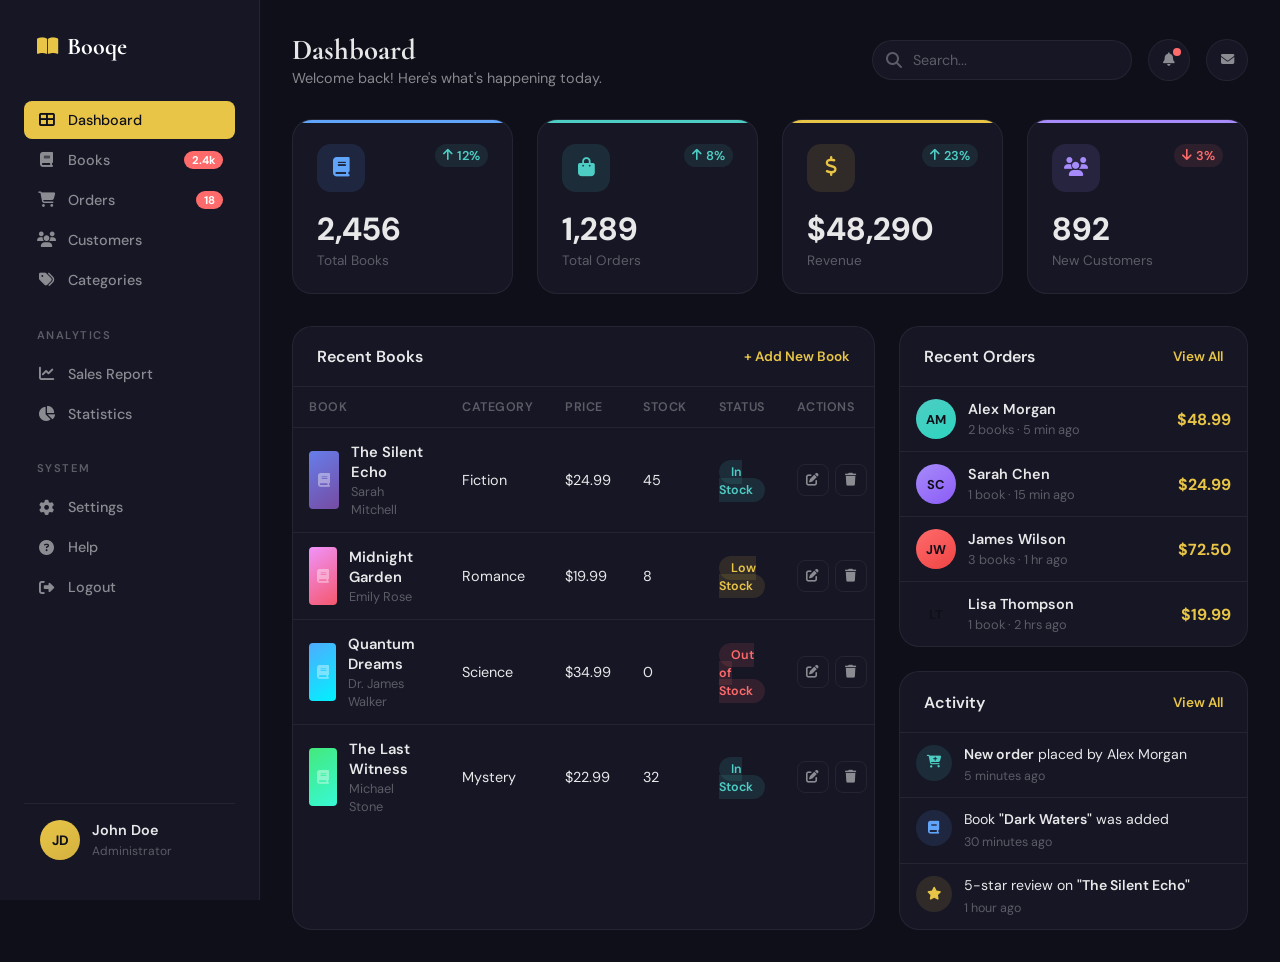
<file: Front-End files/admin.html>
<!DOCTYPE html>
<html lang="en">
<head>
    <meta charset="UTF-8">
    <meta name="viewport" content="width=device-width, initial-scale=1.0">
    <title>Dashboard | Booqe Admin</title>
    <link href="https://fonts.googleapis.com/css2?family=Cormorant+Garamond:wght@400;600;700&family=DM+Sans:wght@300;400;500;600;700&display=swap" rel="stylesheet">
    <link rel="stylesheet" href="https://cdnjs.cloudflare.com/ajax/libs/font-awesome/6.5.0/css/all.min.css">
    <style>
        :root {
            --midnight: #0f0f1a;
            --surface: #161625;
            --surface-2: #1e1e32;
            --surface-3: #262640;
            --gold: #e8c547;
            --gold-dim: rgba(232, 197, 71, 0.12);
            --coral: #ff6b6b;
            --mint: #4ecdc4;
            --lavender: #a78bfa;
            --blue: #60a5fa;
            --warm-white: #f8f7f4;
            --cream: #f0ede6;
            --text-light: rgba(255,255,255,0.9);
            --text-dim: rgba(255,255,255,0.5);
            --text-muted: rgba(255,255,255,0.3);
            --glass: rgba(255,255,255,0.04);
            --glass-border: rgba(255,255,255,0.06);
            --radius-sm: 8px;
            --radius-md: 14px;
            --radius-lg: 20px;
            --radius-full: 100px;
            --ease: cubic-bezier(0.4, 0, 0.2, 1);
        }

        * { margin: 0; padding: 0; box-sizing: border-box; }

        body {
            font-family: 'DM Sans', sans-serif;
            background: var(--midnight);
            color: var(--text-light);
            display: flex;
            min-height: 100vh;
            -webkit-font-smoothing: antialiased;
        }

        ::-webkit-scrollbar { width: 5px; }
        ::-webkit-scrollbar-track { background: var(--surface); }
        ::-webkit-scrollbar-thumb { background: var(--surface-3); border-radius: 3px; }

        /* ========== SIDEBAR ========== */
        .sidebar {
            width: 260px;
            background: var(--surface);
            border-right: 1px solid var(--glass-border);
            padding: 1.5rem;
            position: fixed;
            height: 100vh;
            overflow-y: auto;
            display: flex;
            flex-direction: column;
        }

        .sidebar-logo {
            font-family: 'Cormorant Garamond', serif;
            font-size: 1.5rem;
            font-weight: 700;
            color: #fff;
            text-decoration: none;
            padding: 0.5rem 0.8rem;
            margin-bottom: 2rem;
            display: flex;
            align-items: center;
            gap: 8px;
        }

        .sidebar-logo i { color: var(--gold); font-size: 1.2rem; }

        .sidebar-nav { list-style: none; flex: 1; }

        .nav-group-label {
            font-size: 0.7rem;
            text-transform: uppercase;
            letter-spacing: 1.5px;
            color: var(--text-muted);
            padding: 0 0.8rem;
            margin: 1.8rem 0 0.8rem;
            font-weight: 600;
        }

        .sidebar-nav li a {
            display: flex;
            align-items: center;
            gap: 12px;
            padding: 10px 12px;
            border-radius: var(--radius-sm);
            color: var(--text-dim);
            text-decoration: none;
            font-size: 0.9rem;
            font-weight: 500;
            transition: all 0.3s var(--ease);
            margin-bottom: 2px;
        }

        .sidebar-nav li a:hover {
            background: var(--glass);
            color: var(--text-light);
        }

        .sidebar-nav li a.active {
            background: var(--gold);
            color: var(--midnight);
        }

        .sidebar-nav li a i { width: 20px; text-align: center; font-size: 0.95rem; }

        .nav-badge {
            margin-left: auto;
            background: var(--coral);
            color: #fff;
            padding: 2px 8px;
            border-radius: var(--radius-full);
            font-size: 0.7rem;
            font-weight: 700;
        }

        .sidebar-nav li a.active .nav-badge {
            background: var(--midnight);
            color: var(--gold);
        }

        .sidebar-user {
            display: flex;
            align-items: center;
            gap: 12px;
            padding: 1rem;
            border-top: 1px solid var(--glass-border);
            margin-top: 1rem;
        }

        .sidebar-avatar {
            width: 40px; height: 40px;
            border-radius: 50%;
            background: linear-gradient(145deg, var(--gold), #d4b13f);
            display: flex;
            align-items: center;
            justify-content: center;
            font-weight: 700;
            color: var(--midnight);
            font-size: 0.85rem;
        }

        .sidebar-user-info { flex: 1; }
        .sidebar-user-info h4 { font-size: 0.9rem; font-weight: 600; }
        .sidebar-user-info span { font-size: 0.75rem; color: var(--text-muted); }

        /* ========== MAIN ========== */
        .dashboard {
            flex: 1;
            margin-left: 260px;
            padding: 2rem;
        }

        /* Header */
        .dash-header {
            display: flex;
            justify-content: space-between;
            align-items: center;
            margin-bottom: 2rem;
        }

        .dash-header h1 {
            font-family: 'Cormorant Garamond', serif;
            font-size: 1.8rem;
            font-weight: 700;
        }

        .dash-header p {
            color: var(--text-dim);
            font-size: 0.9rem;
            margin-top: 2px;
        }

        .dash-header-right {
            display: flex;
            align-items: center;
            gap: 1rem;
        }

        .dash-search {
            position: relative;
        }

        .dash-search input {
            padding: 10px 16px 10px 40px;
            background: var(--surface);
            border: 1px solid var(--glass-border);
            border-radius: var(--radius-full);
            color: #fff;
            font-family: inherit;
            font-size: 0.9rem;
            width: 260px;
            outline: none;
            transition: border-color 0.3s;
        }

        .dash-search input::placeholder { color: var(--text-muted); }
        .dash-search input:focus { border-color: var(--gold); }

        .dash-search i {
            position: absolute;
            left: 14px;
            top: 50%;
            transform: translateY(-50%);
            color: var(--text-muted);
        }

        .dash-icon-btn {
            width: 42px; height: 42px;
            border-radius: 50%;
            border: 1px solid var(--glass-border);
            background: var(--surface);
            color: var(--text-dim);
            cursor: pointer;
            display: flex;
            align-items: center;
            justify-content: center;
            position: relative;
            transition: all 0.3s;
        }

        .dash-icon-btn:hover { border-color: var(--gold); color: var(--gold); }

        .dash-icon-btn .ping {
            position: absolute;
            top: 8px; right: 8px;
            width: 8px; height: 8px;
            background: var(--coral);
            border-radius: 50%;
            animation: ping 2s ease-in-out infinite;
        }

        @keyframes ping {
            0%, 100% { opacity: 1; }
            50% { opacity: 0.5; }
        }

        /* ========== STAT CARDS ========== */
        .stats-row {
            display: grid;
            grid-template-columns: repeat(4, 1fr);
            gap: 1.5rem;
            margin-bottom: 2rem;
        }

        .stat-card {
            background: var(--surface);
            border: 1px solid var(--glass-border);
            border-radius: var(--radius-lg);
            padding: 1.5rem;
            transition: all 0.4s var(--ease);
            position: relative;
            overflow: hidden;
        }

        .stat-card::before {
            content: '';
            position: absolute;
            top: 0; left: 0; right: 0;
            height: 3px;
            border-radius: 3px 3px 0 0;
        }

        .stat-card:nth-child(1)::before { background: var(--blue); }
        .stat-card:nth-child(2)::before { background: var(--mint); }
        .stat-card:nth-child(3)::before { background: var(--gold); }
        .stat-card:nth-child(4)::before { background: var(--lavender); }

        .stat-card:hover {
            transform: translateY(-5px);
            border-color: rgba(255,255,255,0.1);
        }

        .stat-top {
            display: flex;
            justify-content: space-between;
            align-items: flex-start;
            margin-bottom: 1rem;
        }

        .stat-icon {
            width: 48px; height: 48px;
            border-radius: var(--radius-md);
            display: flex;
            align-items: center;
            justify-content: center;
            font-size: 1.2rem;
        }

        .stat-icon.blue { background: rgba(96, 165, 250, 0.12); color: var(--blue); }
        .stat-icon.mint { background: rgba(78, 205, 196, 0.12); color: var(--mint); }
        .stat-icon.gold { background: rgba(232, 197, 71, 0.12); color: var(--gold); }
        .stat-icon.purple { background: rgba(167, 139, 250, 0.12); color: var(--lavender); }

        .stat-change {
            display: flex;
            align-items: center;
            gap: 4px;
            font-size: 0.8rem;
            font-weight: 600;
            padding: 3px 8px;
            border-radius: var(--radius-full);
        }

        .stat-change.up { background: rgba(78, 205, 196, 0.1); color: var(--mint); }
        .stat-change.down { background: rgba(255, 107, 107, 0.1); color: var(--coral); }

        .stat-value {
            font-size: 2rem;
            font-weight: 700;
            margin-bottom: 2px;
        }

        .stat-label {
            color: var(--text-muted);
            font-size: 0.85rem;
        }

        /* ========== CONTENT GRID ========== */
        .content-grid {
            display: grid;
            grid-template-columns: 5fr 3fr;
            gap: 1.5rem;
        }

        .panel {
            background: var(--surface);
            border: 1px solid var(--glass-border);
            border-radius: var(--radius-lg);
            overflow: hidden;
        }

        .panel-header {
            display: flex;
            justify-content: space-between;
            align-items: center;
            padding: 1.2rem 1.5rem;
            border-bottom: 1px solid var(--glass-border);
        }

        .panel-title {
            font-size: 1rem;
            font-weight: 600;
        }

        .panel-action {
            color: var(--gold);
            text-decoration: none;
            font-size: 0.85rem;
            font-weight: 600;
            cursor: pointer;
            background: none;
            border: none;
            font-family: inherit;
        }

        .panel-action:hover { text-decoration: underline; }

        /* Table */
        .data-table {
            width: 100%;
            border-collapse: collapse;
        }

        .data-table th {
            text-align: left;
            padding: 12px 16px;
            font-size: 0.78rem;
            text-transform: uppercase;
            letter-spacing: 0.5px;
            color: var(--text-muted);
            font-weight: 600;
            border-bottom: 1px solid var(--glass-border);
        }

        .data-table td {
            padding: 14px 16px;
            border-bottom: 1px solid var(--glass-border);
            font-size: 0.9rem;
        }

        .data-table tr:last-child td { border-bottom: none; }

        .data-table tr:hover td { background: rgba(255,255,255,0.02); }

        .book-cell {
            display: flex;
            align-items: center;
            gap: 12px;
        }

        .book-mini-cover {
            width: 42px; height: 58px;
            border-radius: 4px;
            display: flex;
            align-items: center;
            justify-content: center;
            color: rgba(255,255,255,0.4);
            font-size: 0.85rem;
        }

        .book-mini-cover:nth-child(1) { background: linear-gradient(145deg, #667eea, #764ba2); }

        .book-cell-info h4 { font-size: 0.92rem; font-weight: 600; }
        .book-cell-info span { font-size: 0.8rem; color: var(--text-muted); }

        .status-pill {
            padding: 4px 12px;
            border-radius: var(--radius-full);
            font-size: 0.78rem;
            font-weight: 600;
        }

        .status-pill.in { background: rgba(78, 205, 196, 0.12); color: var(--mint); }
        .status-pill.low { background: rgba(232, 197, 71, 0.12); color: var(--gold); }
        .status-pill.out { background: rgba(255, 107, 107, 0.12); color: var(--coral); }

        .row-actions {
            display: flex;
            gap: 6px;
        }

        .row-action-btn {
            width: 32px; height: 32px;
            border-radius: var(--radius-sm);
            border: 1px solid var(--glass-border);
            background: transparent;
            color: var(--text-dim);
            cursor: pointer;
            display: flex;
            align-items: center;
            justify-content: center;
            transition: all 0.3s;
            font-size: 0.8rem;
        }

        .row-action-btn:hover { border-color: var(--gold); color: var(--gold); }

        /* Right Panels */
        .right-col { display: flex; flex-direction: column; gap: 1.5rem; }

        .order-item {
            display: flex;
            align-items: center;
            gap: 12px;
            padding: 12px 16px;
            border-bottom: 1px solid var(--glass-border);
        }

        .order-item:last-child { border-bottom: none; }

        .order-avatar {
            width: 40px; height: 40px;
            border-radius: 50%;
            display: flex;
            align-items: center;
            justify-content: center;
            font-weight: 700;
            font-size: 0.8rem;
            color: var(--midnight);
        }

        .order-item:nth-child(1) .order-avatar { background: linear-gradient(145deg, var(--blue), #3b82f6); }
        .order-item:nth-child(2) .order-avatar { background: linear-gradient(145deg, var(--mint), #2dd4bf); }
        .order-item:nth-child(3) .order-avatar { background: linear-gradient(145deg, var(--lavender), #8b5cf6); }
        .order-item:nth-child(4) .order-avatar { background: linear-gradient(145deg, var(--coral), #ef4444); }

        .order-info { flex: 1; }
        .order-info h4 { font-size: 0.9rem; font-weight: 600; }
        .order-info span { font-size: 0.8rem; color: var(--text-muted); }

        .order-amount { font-weight: 700; color: var(--gold); }

        /* Activity */
        .activity-item {
            display: flex;
            gap: 12px;
            padding: 12px 16px;
            border-bottom: 1px solid var(--glass-border);
        }

        .activity-item:last-child { border-bottom: none; }

        .activity-dot {
            width: 36px; height: 36px;
            border-radius: 50%;
            display: flex;
            align-items: center;
            justify-content: center;
            flex-shrink: 0;
            font-size: 0.8rem;
        }

        .activity-dot.sale { background: rgba(78, 205, 196, 0.12); color: var(--mint); }
        .activity-dot.book { background: rgba(96, 165, 250, 0.12); color: var(--blue); }
        .activity-dot.star { background: rgba(232, 197, 71, 0.12); color: var(--gold); }

        .activity-text p { font-size: 0.88rem; line-height: 1.4; }
        .activity-text p strong { font-weight: 600; }
        .activity-text span { font-size: 0.78rem; color: var(--text-muted); }

        /* ========== ADD BOOK MODAL ========== */
        .modal-bg {
            position: fixed;
            inset: 0;
            background: rgba(0,0,0,0.6);
            backdrop-filter: blur(4px);
            z-index: 2000;
            display: flex;
            align-items: center;
            justify-content: center;
            opacity: 0;
            visibility: hidden;
            transition: all 0.4s var(--ease);
        }

        .modal-bg.active { opacity: 1; visibility: visible; }

        .modal-box {
            background: var(--surface);
            border: 1px solid var(--glass-border);
            border-radius: var(--radius-lg);
            padding: 2rem;
            width: 92%;
            max-width: 550px;
            max-height: 90vh;
            overflow-y: auto;
            transform: scale(0.95) translateY(20px);
            transition: transform 0.4s var(--ease);
        }

        .modal-bg.active .modal-box { transform: scale(1) translateY(0); }

        .modal-top {
            display: flex;
            justify-content: space-between;
            align-items: center;
            margin-bottom: 2rem;
        }

        .modal-top h2 {
            font-family: 'Cormorant Garamond', serif;
            font-size: 1.5rem;
        }

        .modal-x {
            width: 36px; height: 36px;
            border-radius: 50%;
            border: 1px solid var(--glass-border);
            background: transparent;
            color: var(--text-dim);
            cursor: pointer;
            transition: all 0.3s;
            display: flex;
            align-items: center;
            justify-content: center;
        }

        .modal-x:hover { border-color: var(--gold); color: var(--gold); }

        .field { margin-bottom: 1.3rem; }

        .field label {
            display: block;
            font-size: 0.85rem;
            font-weight: 500;
            margin-bottom: 6px;
            color: var(--text-dim);
        }

        .field input,
        .field select,
        .field textarea {
            width: 100%;
            padding: 11px 14px;
            background: var(--surface-2);
            border: 1px solid var(--glass-border);
            border-radius: var(--radius-sm);
            color: #fff;
            font-family: inherit;
            font-size: 0.9rem;
            outline: none;
            transition: border-color 0.3s;
        }

        .field input:focus,
        .field select:focus,
        .field textarea:focus {
            border-color: var(--gold);
        }

        .field textarea { resize: vertical; min-height: 80px; }

        .field-row { display: grid; grid-template-columns: 1fr 1fr; gap: 1rem; }

        .upload-area {
            border: 2px dashed var(--glass-border);
            border-radius: var(--radius-md);
            padding: 2rem;
            text-align: center;
            cursor: pointer;
            transition: border-color 0.3s;
        }

        .upload-area:hover { border-color: var(--gold); }
        .upload-area i { font-size: 2rem; color: var(--gold); margin-bottom: 8px; }
        .upload-area p { color: var(--text-muted); font-size: 0.85rem; }

        .submit-btn {
            width: 100%;
            padding: 14px;
            background: var(--gold);
            color: var(--midnight);
            border: none;
            border-radius: var(--radius-full);
            font-family: inherit;
            font-weight: 700;
            font-size: 0.95rem;
            cursor: pointer;
            transition: all 0.3s;
            display: flex;
            align-items: center;
            justify-content: center;
            gap: 8px;
            margin-top: 0.5rem;
        }

        .submit-btn:hover {
            background: #fff;
            transform: scale(1.02);
        }

        /* Responsive */
        @media (max-width: 1200px) {
            .stats-row { grid-template-columns: repeat(2, 1fr); }
            .content-grid { grid-template-columns: 1fr; }
        }

        @media (max-width: 768px) {
            .sidebar { display: none; }
            .dashboard { margin-left: 0; }
            .stats-row { grid-template-columns: 1fr; }
            .dash-search { display: none; }
        }
    </style>
</head>
<body>

    <!-- Sidebar -->
    <aside class="sidebar">
        <a href="index.html" class="sidebar-logo"><i class="fas fa-book-open"></i> Booqe</a>

        <ul class="sidebar-nav">
            <li><a href="#" class="active"><i class="fas fa-th-large"></i> Dashboard</a></li>
            <li><a href="#"><i class="fas fa-book"></i> Books <span class="nav-badge">2.4k</span></a></li>
            <li><a href="#"><i class="fas fa-shopping-cart"></i> Orders <span class="nav-badge">18</span></a></li>
            <li><a href="#"><i class="fas fa-users"></i> Customers</a></li>
            <li><a href="#"><i class="fas fa-tags"></i> Categories</a></li>

            <li class="nav-group-label">Analytics</li>
            <li><a href="#"><i class="fas fa-chart-line"></i> Sales Report</a></li>
            <li><a href="#"><i class="fas fa-chart-pie"></i> Statistics</a></li>

            <li class="nav-group-label">System</li>
            <li><a href="#"><i class="fas fa-cog"></i> Settings</a></li>
            <li><a href="#"><i class="fas fa-question-circle"></i> Help</a></li>
            <li><a href="index.html"><i class="fas fa-sign-out-alt"></i> Logout</a></li>
        </ul>

        <div class="sidebar-user">
            <div class="sidebar-avatar">JD</div>
            <div class="sidebar-user-info">
                <h4>John Doe</h4>
                <span>Administrator</span>
            </div>
        </div>
    </aside>

    <!-- Dashboard Content -->
    <main class="dashboard">
        <div class="dash-header">
            <div>
                <h1>Dashboard</h1>
                <p>Welcome back! Here's what's happening today.</p>
            </div>
            <div class="dash-header-right">
                <div class="dash-search">
                    <i class="fas fa-search"></i>
                    <input type="text" placeholder="Search...">
                </div>
                <button class="dash-icon-btn"><i class="fas fa-bell"></i><span class="ping"></span></button>
                <button class="dash-icon-btn"><i class="fas fa-envelope"></i></button>
            </div>
        </div>

        <!-- Stats -->
        <div class="stats-row">
            <div class="stat-card">
                <div class="stat-top">
                    <div class="stat-icon blue"><i class="fas fa-book"></i></div>
                    <div class="stat-change up"><i class="fas fa-arrow-up"></i> 12%</div>
                </div>
                <div class="stat-value">2,456</div>
                <div class="stat-label">Total Books</div>
            </div>
            <div class="stat-card">
                <div class="stat-top">
                    <div class="stat-icon mint"><i class="fas fa-shopping-bag"></i></div>
                    <div class="stat-change up"><i class="fas fa-arrow-up"></i> 8%</div>
                </div>
                <div class="stat-value">1,289</div>
                <div class="stat-label">Total Orders</div>
            </div>
            <div class="stat-card">
                <div class="stat-top">
                    <div class="stat-icon gold"><i class="fas fa-dollar-sign"></i></div>
                    <div class="stat-change up"><i class="fas fa-arrow-up"></i> 23%</div>
                </div>
                <div class="stat-value">$48,290</div>
                <div class="stat-label">Revenue</div>
            </div>
            <div class="stat-card">
                <div class="stat-top">
                    <div class="stat-icon purple"><i class="fas fa-users"></i></div>
                    <div class="stat-change down"><i class="fas fa-arrow-down"></i> 3%</div>
                </div>
                <div class="stat-value">892</div>
                <div class="stat-label">New Customers</div>
            </div>
        </div>

        <!-- Content Grid -->
        <div class="content-grid">
            <!-- Books Table -->
            <div class="panel">
                <div class="panel-header">
                    <h3 class="panel-title">Recent Books</h3>
                    <button class="panel-action" onclick="openAddBook()">+ Add New Book</button>
                </div>
                <table class="data-table">
                    <thead>
                        <tr>
                            <th>Book</th>
                            <th>Category</th>
                            <th>Price</th>
                            <th>Stock</th>
                            <th>Status</th>
                            <th>Actions</th>
                        </tr>
                    </thead>
                    <tbody>
                        <tr>
                            <td>
                                <div class="book-cell">
                                    <div class="book-mini-cover" style="background:linear-gradient(145deg,#667eea,#764ba2);"><i class="fas fa-book"></i></div>
                                    <div class="book-cell-info"><h4>The Silent Echo</h4><span>Sarah Mitchell</span></div>
                                </div>
                            </td>
                            <td>Fiction</td>
                            <td>$24.99</td>
                            <td>45</td>
                            <td><span class="status-pill in">In Stock</span></td>
                            <td>
                                <div class="row-actions">
                                    <button class="row-action-btn"><i class="fas fa-edit"></i></button>
                                    <button class="row-action-btn"><i class="fas fa-trash"></i></button>
                                </div>
                            </td>
                        </tr>
                        <tr>
                            <td>
                                <div class="book-cell">
                                    <div class="book-mini-cover" style="background:linear-gradient(145deg,#f093fb,#f5576c);"><i class="fas fa-book"></i></div>
                                    <div class="book-cell-info"><h4>Midnight Garden</h4><span>Emily Rose</span></div>
                                </div>
                            </td>
                            <td>Romance</td>
                            <td>$19.99</td>
                            <td>8</td>
                            <td><span class="status-pill low">Low Stock</span></td>
                            <td>
                                <div class="row-actions">
                                    <button class="row-action-btn"><i class="fas fa-edit"></i></button>
                                    <button class="row-action-btn"><i class="fas fa-trash"></i></button>
                                </div>
                            </td>
                        </tr>
                        <tr>
                            <td>
                                <div class="book-cell">
                                    <div class="book-mini-cover" style="background:linear-gradient(145deg,#4facfe,#00f2fe);"><i class="fas fa-book"></i></div>
                                    <div class="book-cell-info"><h4>Quantum Dreams</h4><span>Dr. James Walker</span></div>
                                </div>
                            </td>
                            <td>Science</td>
                            <td>$34.99</td>
                            <td>0</td>
                            <td><span class="status-pill out">Out of Stock</span></td>
                            <td>
                                <div class="row-actions">
                                    <button class="row-action-btn"><i class="fas fa-edit"></i></button>
                                    <button class="row-action-btn"><i class="fas fa-trash"></i></button>
                                </div>
                            </td>
                        </tr>
                        <tr>
                            <td>
                                <div class="book-cell">
                                    <div class="book-mini-cover" style="background:linear-gradient(145deg,#43e97b,#38f9d7);"><i class="fas fa-book"></i></div>
                                    <div class="book-cell-info"><h4>The Last Witness</h4><span>Michael Stone</span></div>
                                </div>
                            </td>
                            <td>Mystery</td>
                            <td>$22.99</td>
                            <td>32</td>
                            <td><span class="status-pill in">In Stock</span></td>
                            <td>
                                <div class="row-actions">
                                    <button class="row-action-btn"><i class="fas fa-edit"></i></button>
                                    <button class="row-action-btn"><i class="fas fa-trash"></i></button>
                                </div>
                            </td>
                        </tr>
                    </tbody>
                </table>
            </div>

            <!-- Right Column -->
            <div class="right-col">
                <!-- Recent Orders -->
                <div class="panel">
                    <div class="panel-header">
                        <h3 class="panel-title">Recent Orders</h3>
                        <button class="panel-action">View All</button>
                    </div>
                    <div class="order-item">
                        <div class="order-avatar">AM</div>
                        <div class="order-info"><h4>Alex Morgan</h4><span>2 books · 5 min ago</span></div>
                        <div class="order-amount">$48.99</div>
                    </div>
                    <div class="order-item">
                        <div class="order-avatar">SC</div>
                        <div class="order-info"><h4>Sarah Chen</h4><span>1 book · 15 min ago</span></div>
                        <div class="order-amount">$24.99</div>
                    </div>
                    <div class="order-item">
                        <div class="order-avatar">JW</div>
                        <div class="order-info"><h4>James Wilson</h4><span>3 books · 1 hr ago</span></div>
                        <div class="order-amount">$72.50</div>
                    </div>
                    <div class="order-item">
                        <div class="order-avatar">LT</div>
                        <div class="order-info"><h4>Lisa Thompson</h4><span>1 book · 2 hrs ago</span></div>
                        <div class="order-amount">$19.99</div>
                    </div>
                </div>

                <!-- Activity -->
                <div class="panel">
                    <div class="panel-header">
                        <h3 class="panel-title">Activity</h3>
                        <button class="panel-action">View All</button>
                    </div>
                    <div class="activity-item">
                        <div class="activity-dot sale"><i class="fas fa-cart-plus"></i></div>
                        <div class="activity-text">
                            <p><strong>New order</strong> placed by Alex Morgan</p>
                            <span>5 minutes ago</span>
                        </div>
                    </div>
                    <div class="activity-item">
                        <div class="activity-dot book"><i class="fas fa-book"></i></div>
                        <div class="activity-text">
                            <p>Book <strong>"Dark Waters"</strong> was added</p>
                            <span>30 minutes ago</span>
                        </div>
                    </div>
                    <div class="activity-item">
                        <div class="activity-dot star"><i class="fas fa-star"></i></div>
                        <div class="activity-text">
                            <p>5-star review on <strong>"The Silent Echo"</strong></p>
                            <span>1 hour ago</span>
                        </div>
                    </div>
                </div>
            </div>
        </div>
    </main>

    <!-- Add Book Modal -->
    <div class="modal-bg" id="addBookModal">
        <div class="modal-box">
            <div class="modal-top">
                <h2>Add New Book</h2>
                <button class="modal-x" onclick="closeAddBook()"><i class="fas fa-times"></i></button>
            </div>
            <form onsubmit="return false;">
                <div class="field">
                    <label>Book Title</label>
                    <input type="text" placeholder="Enter book title">
                </div>
                <div class="field-row">
                    <div class="field">
                        <label>Author</label>
                        <input type="text" placeholder="Author name">
                    </div>
                    <div class="field">
                        <label>ISBN</label>
                        <input type="text" placeholder="ISBN number">
                    </div>
                </div>
                <div class="field-row">
                    <div class="field">
                        <label>Category</label>
                        <select>
                            <option>Select Category</option>
                            <option>Fiction</option>
                            <option>Non-Fiction</option>
                            <option>Science</option>
                            <option>Romance</option>
                            <option>Mystery</option>
                        </select>
                    </div>
                    <div class="field">
                        <label>Price ($)</label>
                        <input type="number" placeholder="0.00">
                    </div>
                </div>
                <div class="field-row">
                    <div class="field">
                        <label>Stock</label>
                        <input type="number" placeholder="0">
                    </div>
                    <div class="field">
                        <label>Year</label>
                        <input type="number" placeholder="2024">
                    </div>
                </div>
                <div class="field">
                    <label>Description</label>
                    <textarea placeholder="Book description..."></textarea>
                </div>
                <div class="field">
                    <label>Cover Image</label>
                    <div class="upload-area">
                        <i class="fas fa-cloud-upload-alt"></i>
                        <p>Click to upload or drag & drop</p>
                    </div>
                </div>
                <button class="submit-btn" type="submit">
                    <i class="fas fa-plus"></i> Add Book
                </button>
            </form>
        </div>
    </div>

    <script>
        function openAddBook() {
            document.getElementById('addBookModal').classList.add('active');
            document.body.style.overflow = 'hidden';
        }

        function closeAddBook() {
            document.getElementById('addBookModal').classList.remove('active');
            document.body.style.overflow = 'auto';
        }

        document.getElementById('addBookModal').addEventListener('click', function(e) {
            if (e.target === this) closeAddBook();
        });

        // Sidebar active state
        document.querySelectorAll('.sidebar-nav a').forEach(link => {
            link.addEventListener('click', function(e) {
                if (this.getAttribute('href') === '#') {
                    e.preventDefault();
                    document.querySelectorAll('.sidebar-nav a').forEach(l => l.classList.remove('active'));
                    this.classList.add('active');
                }
            });
        });

        // Animate stat values on load
        document.querySelectorAll('.stat-value').forEach(el => {
            el.style.opacity = '0';
            el.style.transform = 'translateY(10px)';
            setTimeout(() => {
                el.style.transition = 'all 0.6s ease';
                el.style.opacity = '1';
                el.style.transform = 'translateY(0)';
            }, 500);
        });
    </script>
</body>
</html>
</file>
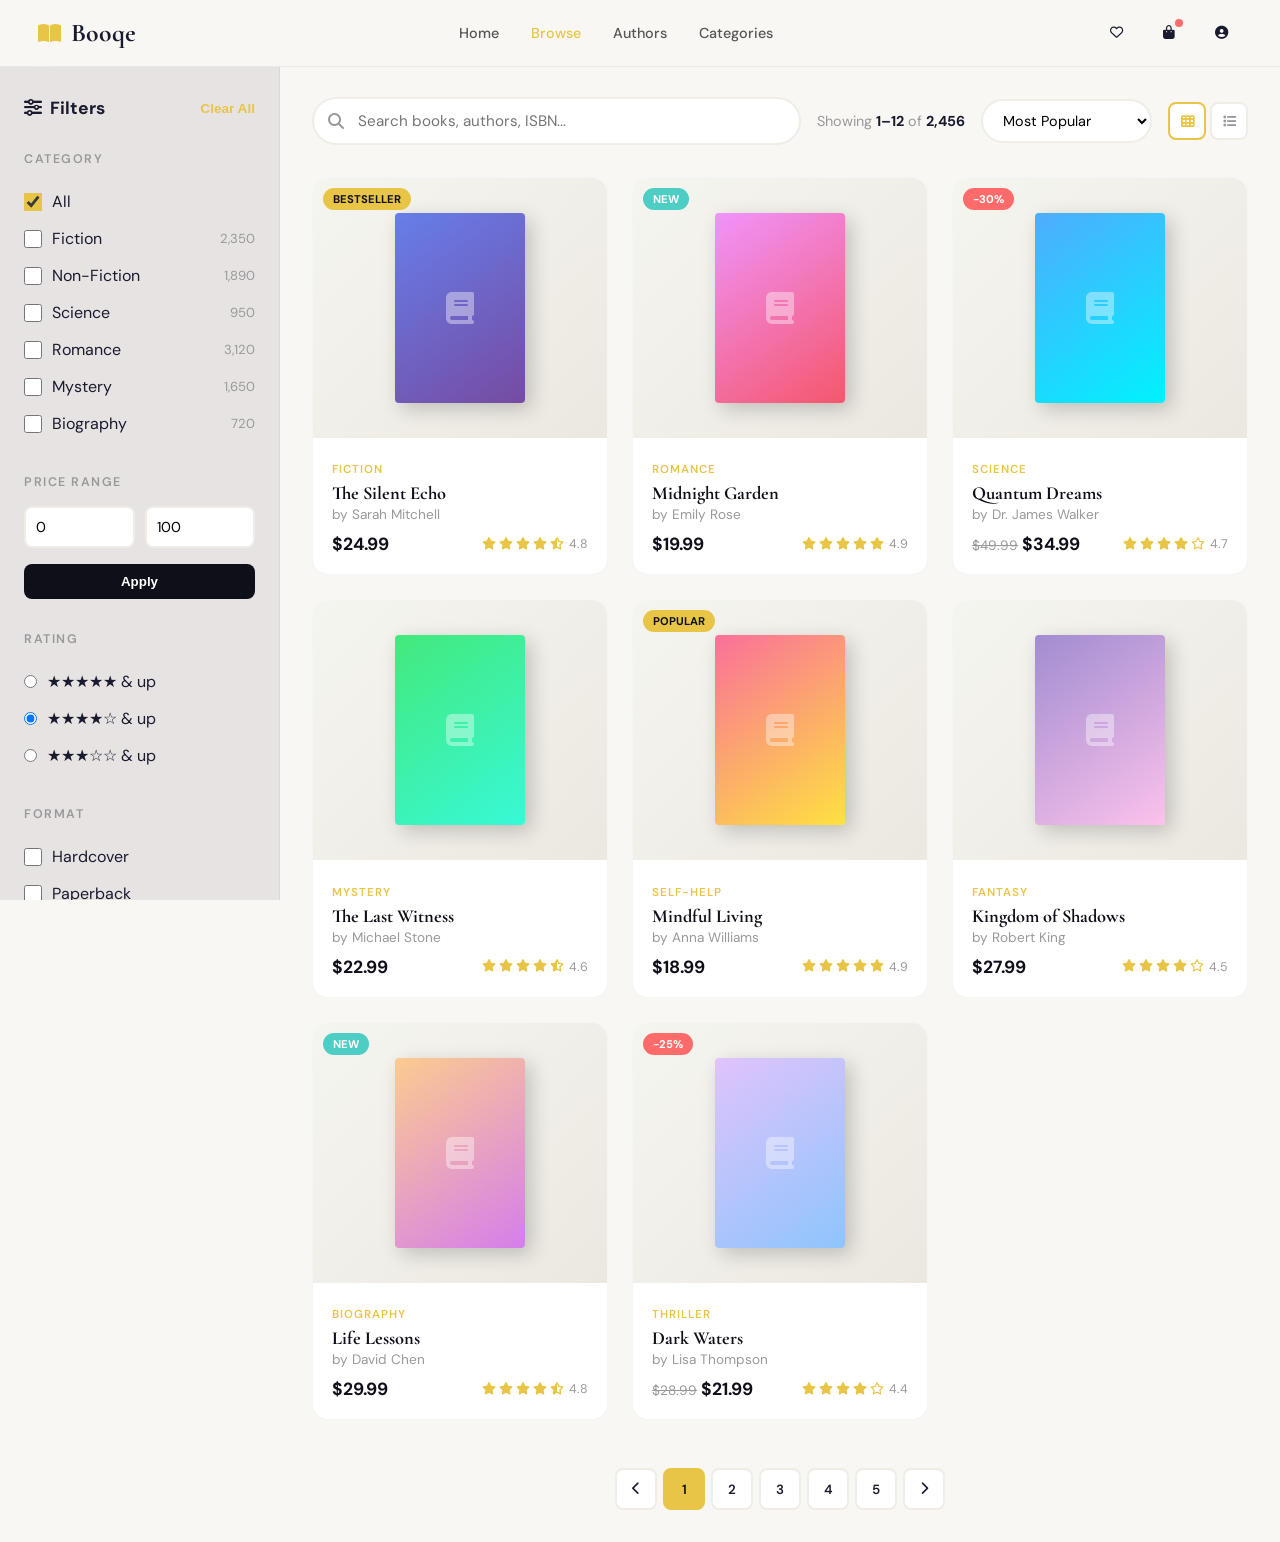
<file: Front-End files/catalog.html>
<!DOCTYPE html>
<html lang="en">
<head>
    <meta charset="UTF-8">
    <meta name="viewport" content="width=device-width, initial-scale=1.0">
    <title>Browse Books | Booqe</title>
    <link href="https://fonts.googleapis.com/css2?family=Cormorant+Garamond:wght@400;500;600;700&family=DM+Sans:wght@300;400;500;600;700&display=swap" rel="stylesheet">
    <link rel="stylesheet" href="https://cdnjs.cloudflare.com/ajax/libs/font-awesome/6.5.0/css/all.min.css">
    <style>
        :root {
            --midnight: #0f0f1a;
            --surface: #161625;
            --gold: #e8c547;
            --gold-dim: rgba(232, 197, 71, 0.15);
            --coral: #ff6b6b;
            --mint: #4ecdc4;
            --lavender: #a78bfa;
            --warm-white: #f8f7f4;
            --cream: #f0ede6;
            --text-dark: #1a1a2e;
            --text-body: #555;
            --text-muted: #999;
            --radius-sm: 8px;
            --radius-md: 16px;
            --radius-lg: 24px;
            --radius-full: 100px;
            --shadow-sm: 0 2px 8px rgba(0,0,0,0.04);
            --shadow-md: 0 8px 30px rgba(0,0,0,0.08);
            --shadow-lg: 0 20px 60px rgba(0,0,0,0.12);
            --ease: cubic-bezier(0.4, 0, 0.2, 1);
        }

        * { margin: 0; padding: 0; box-sizing: border-box; }
        html { scroll-behavior: smooth; }
        body {
            font-family: 'DM Sans', sans-serif;
            background: var(--warm-white);
            color: var(--text-dark);
        }

        ::-webkit-scrollbar { width: 6px; }
        ::-webkit-scrollbar-track { background: var(--cream); }
        ::-webkit-scrollbar-thumb { background: var(--gold); border-radius: 3px; }

        /* ========== TOP NAV ========== */
        .topnav {
            position: fixed;
            top: 0; left: 0; right: 0;
            z-index: 1000;
            background: rgba(248, 247, 244, 0.95);
            backdrop-filter: blur(20px);
            border-bottom: 1px solid rgba(0,0,0,0.05);
            padding: 0.8rem 3%;
            display: flex;
            align-items: center;
            justify-content: space-between;
        }

        .topnav-logo {
            font-family: 'Cormorant Garamond', serif;
            font-size: 1.6rem;
            font-weight: 700;
            text-decoration: none;
            color: var(--text-dark);
        }

        .topnav-logo i { color: var(--gold); margin-right: 4px; font-size: 1.3rem; }

        .topnav-links {
            display: flex;
            gap: 2rem;
            list-style: none;
        }

        .topnav-links a {
            text-decoration: none;
            color: var(--text-body);
            font-size: 0.9rem;
            font-weight: 500;
            transition: color 0.3s;
        }

        .topnav-links a:hover,
        .topnav-links a.active { color: var(--gold); }

        .topnav-right {
            display: flex;
            align-items: center;
            gap: 0.8rem;
        }

        .icon-btn {
            width: 40px; height: 40px;
            border-radius: 50%;
            border: none;
            background: transparent;
            cursor: pointer;
            display: flex;
            align-items: center;
            justify-content: center;
            color: var(--text-dark);
            transition: all 0.3s;
            position: relative;
        }

        .icon-btn:hover { background: var(--gold-dim); color: var(--gold); }

        .icon-btn .dot {
            position: absolute;
            top: 6px; right: 6px;
            width: 8px; height: 8px;
            background: var(--coral);
            border-radius: 50%;
        }

        /* ========== LAYOUT ========== */
        .page-wrapper {
            display: flex;
            margin-top: 65px;
        }

        /* ========== SIDEBAR ========== */
        .filter-sidebar {
            width: 280px;
            padding: 2rem 1.5rem;
            background: #e7e3e3;
            border-right: 1px solid rgba(0,0,0,0.05);
            position: sticky;
            top: 65px;
            height: calc(100vh - 65px);
            overflow-y: auto;
        }

        .filter-header {
            display: flex;
            justify-content: space-between;
            align-items: center;
            margin-bottom: 2rem;
        }

        .filter-header h3 {
            font-size: 1.1rem;
            display: flex;
            align-items: center;
            gap: 8px;
        }

        .clear-all {
            background: none;
            border: none;
            color: var(--gold);
            cursor: pointer;
            font-weight: 600;
            font-size: 0.85rem;
        }

        .filter-block { margin-bottom: 2rem; }

        .filter-block h4 {
            font-size: 0.78rem;
            text-transform: uppercase;
            letter-spacing: 1.5px;
            color: var(--text-muted);
            margin-bottom: 1rem;
            font-weight: 600;
        }

        .filter-list { list-style: none; }

        .filter-list li {
            display: flex;
            align-items: center;
            gap: 10px;
            padding: 8px 0;
            cursor: pointer;
            transition: color 0.3s;
        }

        .filter-list li:hover { color: var(--gold); }

        .filter-list input[type="checkbox"] {
            width: 18px; height: 18px;
            accent-color: var(--gold);
            cursor: pointer;
        }

        .filter-list .count {
            margin-left: auto;
            color: var(--text-muted);
            font-size: 0.82rem;
        }

        .price-row {
            display: flex;
            gap: 10px;
            margin-bottom: 1rem;
        }

        .price-row input {
            width: 100%;
            padding: 10px;
            border: 2px solid var(--cream);
            border-radius: var(--radius-sm);
            font-family: inherit;
            font-size: 0.9rem;
            outline: none;
            transition: border-color 0.3s;
        }

        .price-row input:focus { border-color: var(--gold); }

        .apply-btn {
            width: 100%;
            padding: 10px;
            background: var(--midnight);
            color: #fff;
            border: none;
            border-radius: var(--radius-sm);
            font-weight: 600;
            cursor: pointer;
            transition: background 0.3s;
        }

        .apply-btn:hover { background: var(--gold); color: var(--midnight); }

        /* ========== MAIN CONTENT ========== */
        .main-area {
            flex: 1;
            padding: 2rem;
        }

        .toolbar {
            display: flex;
            justify-content: space-between;
            align-items: center;
            margin-bottom: 2rem;
            gap: 1rem;
        }

        .search-wrap {
            flex: 1;
            max-width: 500px;
            position: relative;
        }

        .search-wrap i {
            position: absolute;
            left: 1rem;
            top: 50%;
            transform: translateY(-50%);
            color: var(--text-muted);
        }

        .search-wrap input {
            width: 100%;
            padding: 12px 16px 12px 44px;
            border: 2px solid var(--cream);
            border-radius: var(--radius-full);
            font-family: inherit;
            font-size: 0.95rem;
            outline: none;
            transition: border-color 0.3s;
        }

        .search-wrap input:focus { border-color: var(--gold); }

        .toolbar-right {
            display: flex;
            align-items: center;
            gap: 1rem;
        }

        .result-count { color: var(--text-muted); font-size: 0.9rem; }
        .result-count strong { color: var(--text-dark); }

        .sort-select {
            padding: 10px 16px;
            border: 2px solid var(--cream);
            border-radius: var(--radius-full);
            font-family: inherit;
            font-size: 0.9rem;
            outline: none;
            background: #fff;
            cursor: pointer;
        }

        .sort-select:focus { border-color: var(--gold); }

        .view-btns {
            display: flex;
            gap: 4px;
        }

        .view-btns button {
            width: 38px; height: 38px;
            border: 2px solid var(--cream);
            border-radius: var(--radius-sm);
            background: #fff;
            cursor: pointer;
            transition: all 0.3s;
            color: var(--text-muted);
        }

        .view-btns button.active,
        .view-btns button:hover {
            border-color: var(--gold);
            color: var(--gold);
        }

        /* ========== BOOKS GRID ========== */
        .catalog-grid {
            display: grid;
            grid-template-columns: repeat(auto-fill, minmax(230px, 1fr));
            gap: 1.5rem;
        }

        .catalog-card {
            background: #fff;
            border-radius: var(--radius-md);
            overflow: hidden;
            transition: all 0.4s var(--ease);
            cursor: pointer;
            border: 1px solid rgba(0,0,0,0.04);
        }

        .catalog-card:hover {
            transform: translateY(-10px);
            box-shadow: var(--shadow-lg);
            border-color: transparent;
        }

        .cc-cover {
            height: 260px;
            background: linear-gradient(135deg, #f5f5f0, #ebe8e0);
            display: flex;
            align-items: center;
            justify-content: center;
            position: relative;
            overflow: hidden;
        }

        .cc-img {
            width: 130px; height: 190px;
            border-radius: 4px;
            box-shadow: 6px 6px 20px rgba(0,0,0,0.2);
            transition: all 0.5s var(--ease);
            display: flex;
            align-items: center;
            justify-content: center;
            color: rgba(255,255,255,0.4);
            font-size: 2rem;
        }

        .catalog-card:hover .cc-img {
            transform: scale(1.08) rotate(-2deg);
        }

        /* Color variations */
        .catalog-card:nth-child(8n+1) .cc-img { background: linear-gradient(145deg, #667eea, #764ba2); }
        .catalog-card:nth-child(8n+2) .cc-img { background: linear-gradient(145deg, #f093fb, #f5576c); }
        .catalog-card:nth-child(8n+3) .cc-img { background: linear-gradient(145deg, #4facfe, #00f2fe); }
        .catalog-card:nth-child(8n+4) .cc-img { background: linear-gradient(145deg, #43e97b, #38f9d7); }
        .catalog-card:nth-child(8n+5) .cc-img { background: linear-gradient(145deg, #fa709a, #fee140); }
        .catalog-card:nth-child(8n+6) .cc-img { background: linear-gradient(145deg, #a18cd1, #fbc2eb); }
        .catalog-card:nth-child(8n+7) .cc-img { background: linear-gradient(145deg, #fccb90, #d57eeb); }
        .catalog-card:nth-child(8n+8) .cc-img { background: linear-gradient(145deg, #e0c3fc, #8ec5fc); }

        .cc-tag {
            position: absolute;
            top: 10px; left: 10px;
            padding: 4px 10px;
            border-radius: var(--radius-full);
            font-size: 0.7rem;
            font-weight: 700;
            text-transform: uppercase;
            z-index: 2;
        }

        .tag-best { background: var(--gold); color: var(--midnight); }
        .tag-new { background: var(--mint); color: #fff; }
        .tag-sale { background: var(--coral); color: #fff; }

        .cc-actions {
            position: absolute;
            right: 10px;
            top: 10px;
            display: flex;
            flex-direction: column;
            gap: 6px;
            opacity: 0;
            transform: translateX(10px);
            transition: all 0.3s var(--ease);
        }

        .catalog-card:hover .cc-actions {
            opacity: 1;
            transform: translateX(0);
        }

        .cc-action-btn {
            width: 36px; height: 36px;
            border-radius: 50%;
            border: none;
            background: rgba(255,255,255,0.95);
            cursor: pointer;
            display: flex;
            align-items: center;
            justify-content: center;
            transition: all 0.3s;
            box-shadow: var(--shadow-sm);
            font-size: 0.85rem;
        }

        .cc-action-btn:hover { background: var(--gold); color: #fff; }

        .cc-body { padding: 1.2rem; }

        .cc-cat {
            font-size: 0.72rem;
            font-weight: 600;
            text-transform: uppercase;
            letter-spacing: 1px;
            color: var(--gold);
        }

        .cc-title {
            font-family: 'Cormorant Garamond', serif;
            font-size: 1.15rem;
            font-weight: 700;
            margin: 4px 0 2px;
            color: var(--midnight);
        }

        .cc-author {
            color: var(--text-muted);
            font-size: 0.85rem;
            margin-bottom: 10px;
        }

        .cc-bottom {
            display: flex;
            justify-content: space-between;
            align-items: center;
        }

        .cc-price {
            font-weight: 700;
            font-size: 1.1rem;
            color: var(--midnight);
        }

        .cc-price .old {
            text-decoration: line-through;
            color: var(--text-muted);
            font-weight: 400;
            font-size: 0.85rem;
            margin-right: 4px;
        }

        .cc-stars {
            display: flex;
            align-items: center;
            gap: 3px;
            font-size: 0.78rem;
            color: var(--gold);
        }

        .cc-stars span { color: var(--text-muted); margin-left: 2px; }

        /* Pagination */
        .pagination {
            display: flex;
            justify-content: center;
            gap: 6px;
            margin-top: 3rem;
        }

        .page-btn {
            width: 42px; height: 42px;
            border: 2px solid var(--cream);
            border-radius: var(--radius-sm);
            background: #fff;
            cursor: pointer;
            font-weight: 600;
            font-family: inherit;
            transition: all 0.3s;
            display: flex;
            align-items: center;
            justify-content: center;
            color: var(--text-dark);
        }

        .page-btn:hover,
        .page-btn.active {
            background: var(--gold);
            border-color: var(--gold);
            color: var(--midnight);
        }

        /* ========== QUICK VIEW MODAL ========== */
        .qv-overlay {
            position: fixed;
            inset: 0;
            background: rgba(0,0,0,0.55);
            backdrop-filter: blur(4px);
            z-index: 2000;
            display: flex;
            align-items: center;
            justify-content: center;
            opacity: 0;
            visibility: hidden;
            transition: all 0.4s var(--ease);
        }

        .qv-overlay.active {
            opacity: 1;
            visibility: visible;
        }

        .qv-modal {
            background: #fff;
            border-radius: var(--radius-lg);
            display: flex;
            max-width: 850px;
            width: 92%;
            overflow: hidden;
            transform: scale(0.92) translateY(20px);
            transition: transform 0.4s var(--ease);
            max-height: 90vh;
        }

        .qv-overlay.active .qv-modal {
            transform: scale(1) translateY(0);
        }

        .qv-left {
            flex: 1;
            background: linear-gradient(135deg, #f5f5f0, #ebe8e0);
            display: flex;
            align-items: center;
            justify-content: center;
            min-height: 450px;
        }

        .qv-book-cover {
            width: 200px; height: 290px;
            background: linear-gradient(145deg, #667eea, #764ba2);
            border-radius: 6px;
            box-shadow: 15px 15px 45px rgba(0,0,0,0.25);
            display: flex;
            align-items: center;
            justify-content: center;
            color: rgba(255,255,255,0.3);
            font-size: 4rem;
        }

        .qv-right {
            flex: 1;
            padding: 2.5rem;
            position: relative;
            overflow-y: auto;
        }

        .qv-close {
            position: absolute;
            top: 1rem; right: 1rem;
            width: 38px; height: 38px;
            border: none;
            background: var(--cream);
            border-radius: 50%;
            cursor: pointer;
            font-size: 1.1rem;
            transition: all 0.3s;
        }

        .qv-close:hover { background: var(--gold); color: #fff; }

        .qv-cat {
            font-size: 0.78rem;
            font-weight: 600;
            text-transform: uppercase;
            letter-spacing: 1px;
            color: var(--gold);
        }

        .qv-title {
            font-family: 'Cormorant Garamond', serif;
            font-size: 2rem;
            font-weight: 700;
            margin: 6px 0;
        }

        .qv-author { color: var(--text-muted); margin-bottom: 1rem; }

        .qv-rating {
            display: flex;
            align-items: center;
            gap: 6px;
            margin-bottom: 1.5rem;
        }

        .qv-rating .stars { color: var(--gold); }
        .qv-rating span { color: var(--text-muted); font-size: 0.9rem; }

        .qv-desc {
            color: var(--text-body);
            line-height: 1.7;
            margin-bottom: 1.5rem;
            font-size: 0.95rem;
        }

        .qv-price {
            font-size: 2rem;
            font-weight: 700;
            color: var(--midnight);
            margin-bottom: 1.5rem;
        }

        .qv-btns {
            display: flex;
            gap: 10px;
        }

        .qv-btn-primary {
            flex: 1;
            padding: 14px;
            background: var(--midnight);
            color: #fff;
            border: none;
            border-radius: var(--radius-full);
            font-weight: 600;
            font-family: inherit;
            cursor: pointer;
            display: flex;
            align-items: center;
            justify-content: center;
            gap: 8px;
            transition: all 0.3s;
        }

        .qv-btn-primary:hover { background: var(--gold); color: var(--midnight); }

        .qv-btn-ghost {
            padding: 14px 24px;
            background: transparent;
            border: 2px solid var(--cream);
            border-radius: var(--radius-full);
            cursor: pointer;
            transition: all 0.3s;
            font-family: inherit;
        }

        .qv-btn-ghost:hover { border-color: var(--gold); color: var(--gold); }

        /* Responsive */
        @media (max-width: 1024px) {
            .filter-sidebar { display: none; }
            .catalog-grid { grid-template-columns: repeat(3, 1fr); }
        }

        @media (max-width: 768px) {
            .topnav-links { display: none; }
            .catalog-grid { grid-template-columns: repeat(2, 1fr); }
            .toolbar { flex-direction: column; align-items: stretch; }
            .qv-modal { flex-direction: column; }
            .qv-left { min-height: 250px; }
        }

        @media (max-width: 480px) {
            .catalog-grid { grid-template-columns: 1fr; max-width: 350px; margin: 0 auto; }
        }
    </style>
</head>
<body>

    <!-- Top Nav -->
    <nav class="topnav">
        <a href="index.html" class="topnav-logo"><i class="fas fa-book-open"></i> Booqe</a>
        <ul class="topnav-links">
            <li><a href="index.html">Home</a></li>
            <li><a href="#" class="active">Browse</a></li>
            <li><a href="#">Authors</a></li>
            <li><a href="#">Categories</a></li>
        </ul>
        <div class="topnav-right">
            <button class="icon-btn"><i class="far fa-heart"></i></button>
            <button class="icon-btn"><i class="fas fa-shopping-bag"></i><span class="dot"></span></button>
            <button class="icon-btn"><i class="fas fa-user-circle"></i></button>
        </div>
    </nav>

    <div class="page-wrapper">
        <!-- Filter Sidebar -->
        <aside class="filter-sidebar">
            <div class="filter-header">
                <h3><i class="fas fa-sliders"></i> Filters</h3>
                <button class="clear-all">Clear All</button>
            </div>

            <div class="filter-block">
                <h4>Category</h4>
                <ul class="filter-list">
                    <li><input type="checkbox" checked><label>All</label></li>
                    <li><input type="checkbox"><label>Fiction</label><span class="count">2,350</span></li>
                    <li><input type="checkbox"><label>Non-Fiction</label><span class="count">1,890</span></li>
                    <li><input type="checkbox"><label>Science</label><span class="count">950</span></li>
                    <li><input type="checkbox"><label>Romance</label><span class="count">3,120</span></li>
                    <li><input type="checkbox"><label>Mystery</label><span class="count">1,650</span></li>
                    <li><input type="checkbox"><label>Biography</label><span class="count">720</span></li>
                </ul>
            </div>

            <div class="filter-block">
                <h4>Price Range</h4>
                <div class="price-row">
                    <input type="number" placeholder="Min" value="0">
                    <input type="number" placeholder="Max" value="100">
                </div>
                <button class="apply-btn">Apply</button>
            </div>

            <div class="filter-block">
                <h4>Rating</h4>
                <ul class="filter-list">
                    <li><input type="radio" name="rating"><label>★★★★★ & up</label></li>
                    <li><input type="radio" name="rating" checked><label>★★★★☆ & up</label></li>
                    <li><input type="radio" name="rating"><label>★★★☆☆ & up</label></li>
                </ul>
            </div>

            <div class="filter-block">
                <h4>Format</h4>
                <ul class="filter-list">
                    <li><input type="checkbox"><label>Hardcover</label></li>
                    <li><input type="checkbox"><label>Paperback</label></li>
                    <li><input type="checkbox"><label>E-Book</label></li>
                    <li><input type="checkbox"><label>Audiobook</label></li>
                </ul>
            </div>
        </aside>

        <!-- Main Content -->
        <main class="main-area">
            <div class="toolbar">
                <div class="search-wrap">
                    <i class="fas fa-search"></i>
                    <input type="text" placeholder="Search books, authors, ISBN...">
                </div>
                <div class="toolbar-right">
                    <span class="result-count">Showing <strong>1–12</strong> of <strong>2,456</strong></span>
                    <select class="sort-select">
                        <option>Most Popular</option>
                        <option>Newest</option>
                        <option>Price: Low → High</option>
                        <option>Price: High → Low</option>
                        <option>Top Rated</option>
                    </select>
                    <div class="view-btns">
                        <button class="active"><i class="fas fa-th"></i></button>
                        <button><i class="fas fa-list"></i></button>
                    </div>
                </div>
            </div>

            <div class="catalog-grid" id="catalogGrid">
                <!-- Card 1 -->
                <div class="catalog-card" onclick="openQuickView()">
                    <div class="cc-cover">
                        <span class="cc-tag tag-best">Bestseller</span>
                        <div class="cc-img"><i class="fas fa-book"></i></div>
                        <div class="cc-actions">
                            <button class="cc-action-btn"><i class="far fa-heart"></i></button>
                            <button class="cc-action-btn"><i class="fas fa-eye"></i></button>
                            <button class="cc-action-btn"><i class="fas fa-cart-plus"></i></button>
                        </div>
                    </div>
                    <div class="cc-body">
                        <span class="cc-cat">Fiction</span>
                        <h3 class="cc-title">The Silent Echo</h3>
                        <p class="cc-author">by Sarah Mitchell</p>
                        <div class="cc-bottom">
                            <span class="cc-price">$24.99</span>
                            <div class="cc-stars"><i class="fas fa-star"></i><i class="fas fa-star"></i><i class="fas fa-star"></i><i class="fas fa-star"></i><i class="fas fa-star-half-alt"></i><span>4.8</span></div>
                        </div>
                    </div>
                </div>
                <!-- Card 2 -->
                <div class="catalog-card">
                    <div class="cc-cover">
                        <span class="cc-tag tag-new">New</span>
                        <div class="cc-img"><i class="fas fa-book"></i></div>
                        <div class="cc-actions">
                            <button class="cc-action-btn"><i class="far fa-heart"></i></button>
                            <button class="cc-action-btn"><i class="fas fa-eye"></i></button>
                            <button class="cc-action-btn"><i class="fas fa-cart-plus"></i></button>
                        </div>
                    </div>
                    <div class="cc-body">
                        <span class="cc-cat">Romance</span>
                        <h3 class="cc-title">Midnight Garden</h3>
                        <p class="cc-author">by Emily Rose</p>
                        <div class="cc-bottom">
                            <span class="cc-price">$19.99</span>
                            <div class="cc-stars"><i class="fas fa-star"></i><i class="fas fa-star"></i><i class="fas fa-star"></i><i class="fas fa-star"></i><i class="fas fa-star"></i><span>4.9</span></div>
                        </div>
                    </div>
                </div>
                <!-- Card 3 -->
                <div class="catalog-card">
                    <div class="cc-cover">
                        <span class="cc-tag tag-sale">-30%</span>
                        <div class="cc-img"><i class="fas fa-book"></i></div>
                        <div class="cc-actions">
                            <button class="cc-action-btn"><i class="far fa-heart"></i></button>
                            <button class="cc-action-btn"><i class="fas fa-eye"></i></button>
                            <button class="cc-action-btn"><i class="fas fa-cart-plus"></i></button>
                        </div>
                    </div>
                    <div class="cc-body">
                        <span class="cc-cat">Science</span>
                        <h3 class="cc-title">Quantum Dreams</h3>
                        <p class="cc-author">by Dr. James Walker</p>
                        <div class="cc-bottom">
                            <span class="cc-price"><span class="old">$49.99</span>$34.99</span>
                            <div class="cc-stars"><i class="fas fa-star"></i><i class="fas fa-star"></i><i class="fas fa-star"></i><i class="fas fa-star"></i><i class="far fa-star"></i><span>4.7</span></div>
                        </div>
                    </div>
                </div>
                <!-- Card 4 -->
                <div class="catalog-card">
                    <div class="cc-cover">
                        <div class="cc-img"><i class="fas fa-book"></i></div>
                        <div class="cc-actions">
                            <button class="cc-action-btn"><i class="far fa-heart"></i></button>
                            <button class="cc-action-btn"><i class="fas fa-eye"></i></button>
                            <button class="cc-action-btn"><i class="fas fa-cart-plus"></i></button>
                        </div>
                    </div>
                    <div class="cc-body">
                        <span class="cc-cat">Mystery</span>
                        <h3 class="cc-title">The Last Witness</h3>
                        <p class="cc-author">by Michael Stone</p>
                        <div class="cc-bottom">
                            <span class="cc-price">$22.99</span>
                            <div class="cc-stars"><i class="fas fa-star"></i><i class="fas fa-star"></i><i class="fas fa-star"></i><i class="fas fa-star"></i><i class="fas fa-star-half-alt"></i><span>4.6</span></div>
                        </div>
                    </div>
                </div>
                <!-- Card 5 -->
                <div class="catalog-card">
                    <div class="cc-cover">
                        <span class="cc-tag tag-best">Popular</span>
                        <div class="cc-img"><i class="fas fa-book"></i></div>
                        <div class="cc-actions">
                            <button class="cc-action-btn"><i class="far fa-heart"></i></button>
                            <button class="cc-action-btn"><i class="fas fa-eye"></i></button>
                            <button class="cc-action-btn"><i class="fas fa-cart-plus"></i></button>
                        </div>
                    </div>
                    <div class="cc-body">
                        <span class="cc-cat">Self-Help</span>
                        <h3 class="cc-title">Mindful Living</h3>
                        <p class="cc-author">by Anna Williams</p>
                        <div class="cc-bottom">
                            <span class="cc-price">$18.99</span>
                            <div class="cc-stars"><i class="fas fa-star"></i><i class="fas fa-star"></i><i class="fas fa-star"></i><i class="fas fa-star"></i><i class="fas fa-star"></i><span>4.9</span></div>
                        </div>
                    </div>
                </div>
                <!-- Card 6 -->
                <div class="catalog-card">
                    <div class="cc-cover">
                        <div class="cc-img"><i class="fas fa-book"></i></div>
                        <div class="cc-actions">
                            <button class="cc-action-btn"><i class="far fa-heart"></i></button>
                            <button class="cc-action-btn"><i class="fas fa-eye"></i></button>
                            <button class="cc-action-btn"><i class="fas fa-cart-plus"></i></button>
                        </div>
                    </div>
                    <div class="cc-body">
                        <span class="cc-cat">Fantasy</span>
                        <h3 class="cc-title">Kingdom of Shadows</h3>
                        <p class="cc-author">by Robert King</p>
                        <div class="cc-bottom">
                            <span class="cc-price">$27.99</span>
                            <div class="cc-stars"><i class="fas fa-star"></i><i class="fas fa-star"></i><i class="fas fa-star"></i><i class="fas fa-star"></i><i class="far fa-star"></i><span>4.5</span></div>
                        </div>
                    </div>
                </div>
                <!-- Card 7 -->
                <div class="catalog-card">
                    <div class="cc-cover">
                        <span class="cc-tag tag-new">New</span>
                        <div class="cc-img"><i class="fas fa-book"></i></div>
                        <div class="cc-actions">
                            <button class="cc-action-btn"><i class="far fa-heart"></i></button>
                            <button class="cc-action-btn"><i class="fas fa-eye"></i></button>
                            <button class="cc-action-btn"><i class="fas fa-cart-plus"></i></button>
                        </div>
                    </div>
                    <div class="cc-body">
                        <span class="cc-cat">Biography</span>
                        <h3 class="cc-title">Life Lessons</h3>
                        <p class="cc-author">by David Chen</p>
                        <div class="cc-bottom">
                            <span class="cc-price">$29.99</span>
                            <div class="cc-stars"><i class="fas fa-star"></i><i class="fas fa-star"></i><i class="fas fa-star"></i><i class="fas fa-star"></i><i class="fas fa-star-half-alt"></i><span>4.8</span></div>
                        </div>
                    </div>
                </div>
                <!-- Card 8 -->
                <div class="catalog-card">
                    <div class="cc-cover">
                        <span class="cc-tag tag-sale">-25%</span>
                        <div class="cc-img"><i class="fas fa-book"></i></div>
                        <div class="cc-actions">
                            <button class="cc-action-btn"><i class="far fa-heart"></i></button>
                            <button class="cc-action-btn"><i class="fas fa-eye"></i></button>
                            <button class="cc-action-btn"><i class="fas fa-cart-plus"></i></button>
                        </div>
                    </div>
                    <div class="cc-body">
                        <span class="cc-cat">Thriller</span>
                        <h3 class="cc-title">Dark Waters</h3>
                        <p class="cc-author">by Lisa Thompson</p>
                        <div class="cc-bottom">
                            <span class="cc-price"><span class="old">$28.99</span>$21.99</span>
                            <div class="cc-stars"><i class="fas fa-star"></i><i class="fas fa-star"></i><i class="fas fa-star"></i><i class="fas fa-star"></i><i class="far fa-star"></i><span>4.4</span></div>
                        </div>
                    </div>
                </div>
            </div>

            <div class="pagination">
                <button class="page-btn"><i class="fas fa-chevron-left"></i></button>
                <button class="page-btn active">1</button>
                <button class="page-btn">2</button>
                <button class="page-btn">3</button>
                <button class="page-btn">4</button>
                <button class="page-btn">5</button>
                <button class="page-btn"><i class="fas fa-chevron-right"></i></button>
            </div>
        </main>
    </div>

    <!-- Quick View Modal -->
    <div class="qv-overlay" id="quickView">
        <div class="qv-modal">
            <div class="qv-left">
                <div class="qv-book-cover"><i class="fas fa-book"></i></div>
            </div>
            <div class="qv-right">
                <button class="qv-close" onclick="closeQuickView()"><i class="fas fa-times"></i></button>
                <span class="qv-cat">Fiction</span>
                <h2 class="qv-title">The Silent Echo</h2>
                <p class="qv-author">by Sarah Mitchell</p>
                <div class="qv-rating">
                    <span class="stars"><i class="fas fa-star"></i><i class="fas fa-star"></i><i class="fas fa-star"></i><i class="fas fa-star"></i><i class="fas fa-star-half-alt"></i></span>
                    <span>4.8 (2,456 reviews)</span>
                </div>
                <p class="qv-desc">A captivating tale of mystery and self-discovery. When Elena discovers a hidden journal in her grandmother's attic, she embarks on a journey that will change everything she believed about her family's past...</p>
                <div class="qv-price">$24.99</div>
                <div class="qv-btns">
                    <button class="qv-btn-primary"><i class="fas fa-cart-plus"></i> Add to Cart</button>
                    <button class="qv-btn-ghost"><i class="far fa-heart"></i></button>
                </div>
            </div>
        </div>
    </div>

    <script>
        function openQuickView() {
            document.getElementById('quickView').classList.add('active');
            document.body.style.overflow = 'hidden';
        }

        function closeQuickView() {
            document.getElementById('quickView').classList.remove('active');
            document.body.style.overflow = 'auto';
        }

        document.getElementById('quickView').addEventListener('click', function(e) {
            if (e.target === this) closeQuickView();
        });

        // View toggle
        document.querySelectorAll('.view-btns button').forEach(btn => {
            btn.addEventListener('click', function() {
                document.querySelectorAll('.view-btns button').forEach(b => b.classList.remove('active'));
                this.classList.add('active');
            });
        });

        // Pagination
        document.querySelectorAll('.page-btn').forEach(btn => {
            btn.addEventListener('click', function() {
                if (!this.querySelector('i')) {
                    document.querySelectorAll('.page-btn').forEach(b => b.classList.remove('active'));
                    this.classList.add('active');
                }
            });
        });

        // Wishlist toggles
        document.querySelectorAll('.cc-action-btn').forEach(btn => {
            btn.addEventListener('click', function(e) {
                e.stopPropagation();
                const icon = this.querySelector('i');
                if (icon && icon.classList.contains('fa-heart')) {
                    icon.classList.toggle('far');
                    icon.classList.toggle('fas');
                    this.style.background = icon.classList.contains('fas') ? '#ff6b6b' : '';
                    this.style.color = icon.classList.contains('fas') ? '#fff' : '';
                }
            });
        });
    </script>
</body>
</html>
</file>
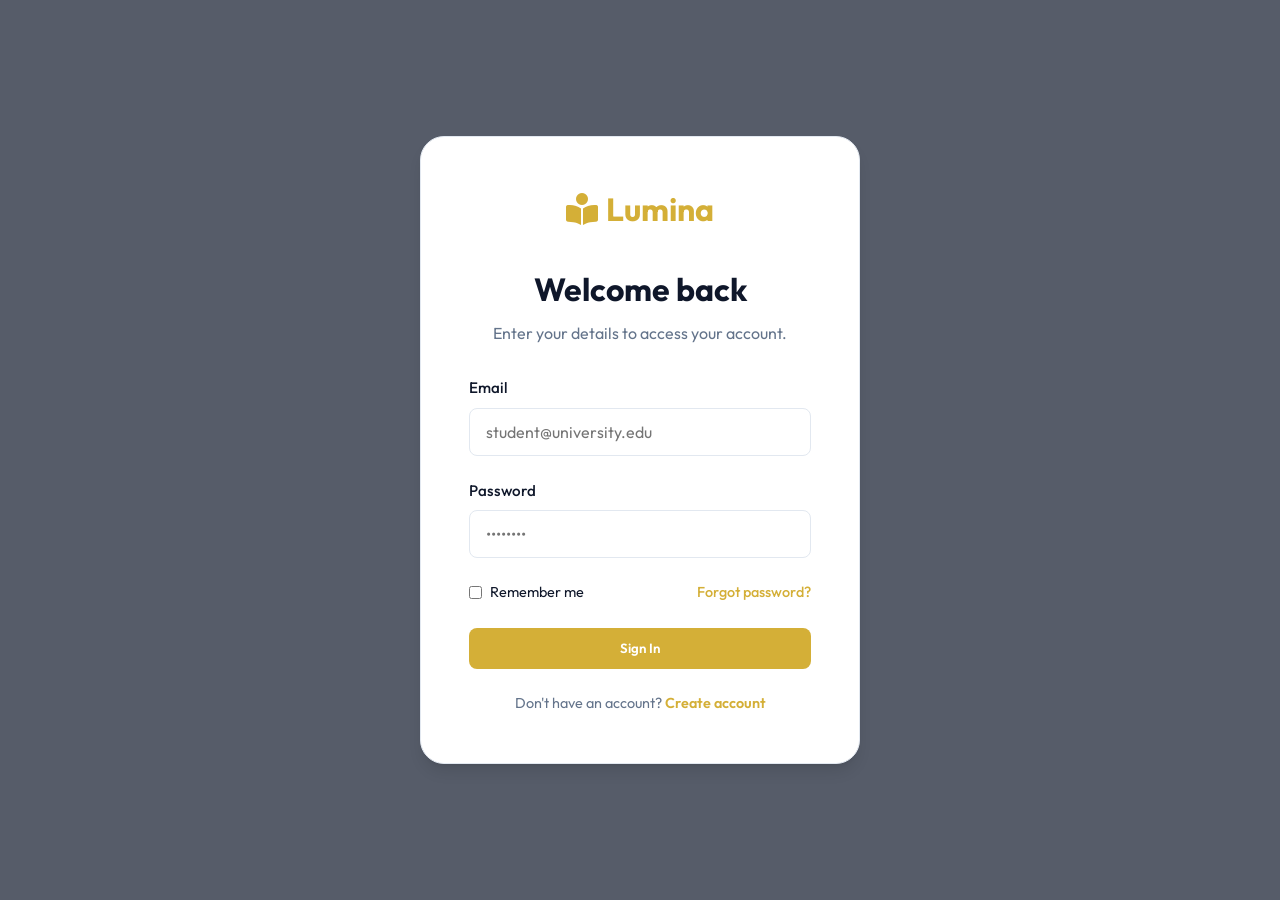
<file: Front-End files/LuminaBooks/login.html>
<!DOCTYPE html>
<html lang="en">

<head>
    <meta charset="UTF-8">
    <meta name="viewport" content="width=device-width, initial-scale=1.0">
    <title>Login | Lumina Books</title>
    <link rel="stylesheet" href="styles.css">
    <link rel="stylesheet" href="https://cdnjs.cloudflare.com/ajax/libs/font-awesome/6.4.0/css/all.min.css">
</head>

<body
    style="background: url('https://images.unsplash.com/photo-1495446815901-a7297e633e8d?auto=format&fit=crop&q=80&w=2000') center/cover no-repeat; position: relative;">
    <!-- Overlay -->
    <div
        style="position: absolute; top:0; left:0; right:0; bottom:0; background: rgba(15, 23, 42, 0.7); backdrop-filter: blur(8px); z-index: -1;">
    </div>


    <div class="auth-container">
        <div class="auth-card">
            <div class="auth-header">
                <a href="index.jsp" class="logo"
                   style="justify-content: center; margin-bottom: 2rem; font-size: 2rem;">
                    <i class="fa-solid fa-book-open-reader"></i> Lumina
                </a>
                <h2>Welcome back</h2>
                <p>Enter your details to access your account.</p>
            </div>

            <form onsubmit="event.preventDefault(); window.location.href='admin.jsp';">
                <div class="form-group">
                    <label for="email">Email</label>
                    <input type="email" id="email" placeholder="student@university.edu" required>
                </div>
                <div class="form-group">
                    <label for="password">Password</label>
                    <input type="password" id="password" placeholder="••••••••" required>
                </div>
                <div
                    style="display: flex; justify-content: space-between; align-items: center; margin-bottom: 1.5rem; font-size: 0.9rem;">
                    <label
                        style="display: flex; align-items: center; gap: 0.5rem; font-weight: normal; cursor: pointer;">
                        <input type="checkbox" style="width: auto;"> Remember me
                    </label>
                    <a href="#" style="color: var(--primary); text-decoration: none; font-weight: 500;">Forgot
                        password?</a>
                </div>
                <button type="submit" class="btn btn-primary"
                    style="width: 100%; justify-content: center; padding: 0.8rem;">Sign In</button>
            </form>

            <div class="auth-footer">
                Don't have an account? <a href="#">Create account</a>
            </div>
        </div>
    </div>
    <script src="scripts.js"></script>
</body>

</html>
</file>
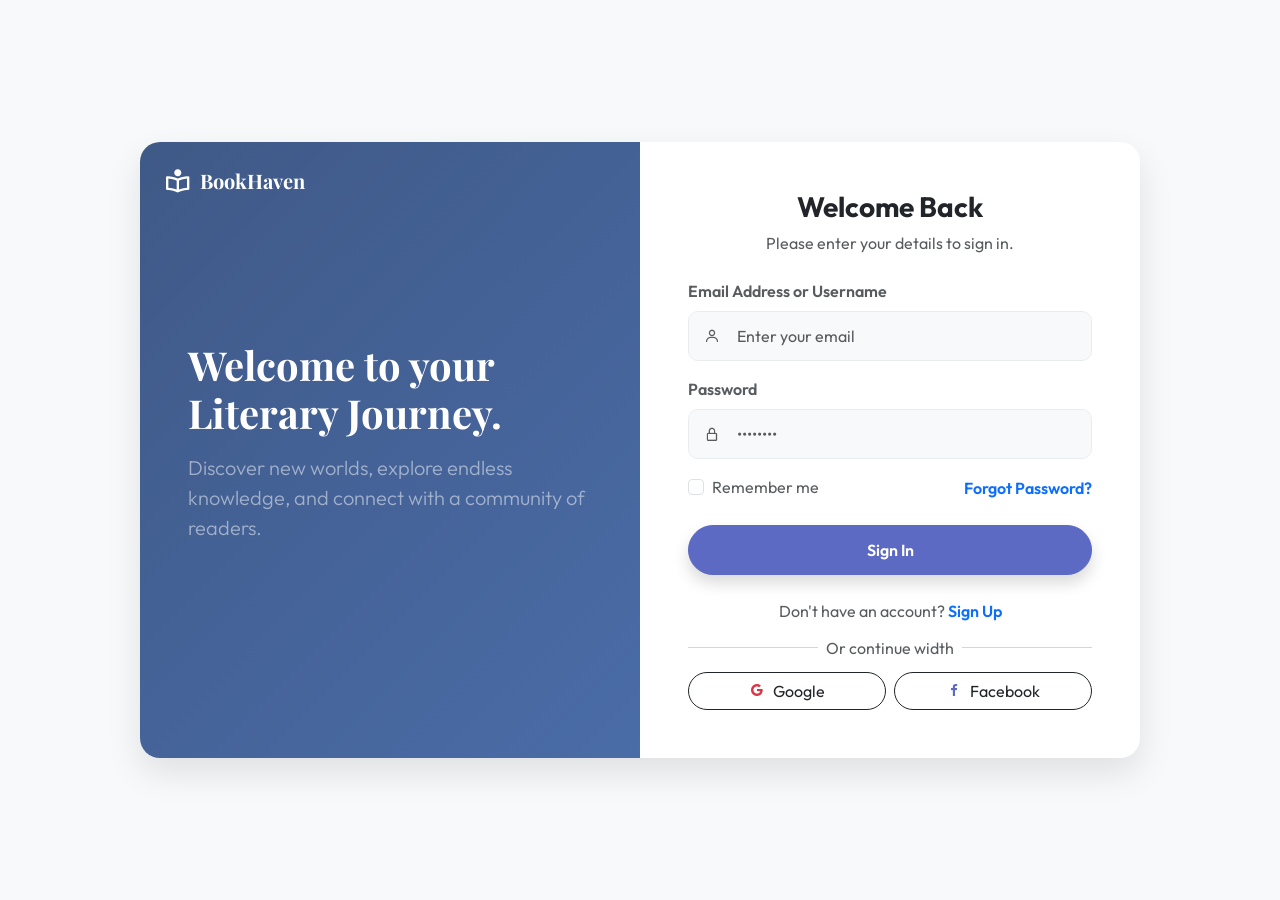
<file: Front-End files/Online Book Management System/login.html>
<!DOCTYPE html>
<html lang="en">
<head>
    <meta charset="UTF-8">
    <meta name="viewport" content="width=device-width, initial-scale=1.0">
    <title>OBMS - Login & Registration</title>
    <!-- Bootstrap 5 CSS -->
    <link href="https://cdn.jsdelivr.net/npm/bootstrap@5.3.0/dist/css/bootstrap.min.css" rel="stylesheet">
    <!-- Boxicons CSS for Icons -->
    <link href='https://unpkg.com/boxicons@2.1.4/css/boxicons.min.css' rel='stylesheet'>
    <!-- Google Fonts -->
    <link href="https://fonts.googleapis.com/css2?family=Outfit:wght@300;400;500;600;700;800&family=Playfair+Display:ital,wght@0,600;1,600&display=swap" rel="stylesheet">
    <!-- Custom CSS -->
    <link rel="stylesheet" href="assets/css/shop.css">
    <style>
        body {
            font-family: 'Outfit', sans-serif;
            background-color: #f8f9fa;
        }
        .auth-container {
            min-height: 100vh;
            display: flex;
            align-items: center;
            justify-content: center;
            padding: 2rem;
        }
        .auth-card {
            background: #fff;
            border-radius: 20px;
            box-shadow: 0 15px 35px rgba(0,0,0,0.1);
            overflow: hidden;
            width: 100%;
            max-width: 1000px;
            display: flex;
        }
        .auth-img-section {
            width: 50%;
            background: url('https://images.unsplash.com/photo-1524995997946-a1c2e315a42f?q=80&w=800&auto=format&fit=crop') center/cover no-repeat;
            position: relative;
        }
        .auth-img-overlay {
            position: absolute;
            top: 0;
            left: 0;
            width: 100%;
            height: 100%;
            background: linear-gradient(135deg, rgba(30,60,114,0.85) 0%, rgba(42,82,152,0.85) 100%);
            display: flex;
            flex-direction: column;
            justify-content: center;
            padding: 3rem;
            color: #fff;
        }
        .auth-form-section {
            width: 50%;
            padding: 3rem;
            position: relative;
        }
        .auth-form {
            display: none;
        }
        .auth-form.active {
            display: block;
            animation: fadeIn 0.5s ease;
        }
        @keyframes fadeIn {
            from { opacity: 0; transform: translateY(10px); }
            to { opacity: 1; transform: translateY(0); }
        }
        .form-control {
            padding: 0.75rem 1rem;
            border-radius: 10px;
            background-color: #f8f9fa;
            border: 1px solid #e9ecef;
        }
        .form-control:focus {
            background-color: #fff;
            box-shadow: 0 0 0 0.25rem rgba(13,110,253,0.15);
        }
        .btn-primary {
            padding: 0.75rem 1.5rem;
            border-radius: 100px;
            font-weight: 600;
        }
        .toggle-link {
            color: #0d6efd;
            cursor: pointer;
            font-weight: 600;
        }
        .toggle-link:hover {
            text-decoration: underline;
        }
        @media (max-width: 768px) {
            .auth-card { flex-direction: column; }
            .auth-img-section { width: 100%; min-height: 250px; }
            .auth-form-section { width: 100%; padding: 2rem; }
        }
    </style>
</head>
<body>

    <div class="auth-container">
        <div class="auth-card">
            <!-- Image Section -->
            <div class="auth-img-section">
                <div class="auth-img-overlay">
                    <a href="shop.html" class="d-flex align-items-center gap-2 text-white text-decoration-none mb-4 position-absolute top-0 start-0 m-4">
                        <i class='bx bx-book-reader fs-3'></i>
                        <span class="fs-5 fw-bold font-playfair">BookHaven</span>
                    </a>
                    <h2 class="display-6 fw-bold mb-3 font-playfair">Welcome to your Literary Journey.</h2>
                    <p class="lead text-white-50">Discover new worlds, explore endless knowledge, and connect with a community of readers.</p>
                </div>
            </div>

            <!-- Form Section -->
            <div class="auth-form-section">
                
                <!-- Login Form -->
                <div id="login-form" class="auth-form active">
                    <div class="text-center mb-4">
                        <h3 class="fw-bold text-dark">Welcome Back</h3>
                        <p class="text-muted">Please enter your details to sign in.</p>
                    </div>
                    
                    <form action="user-dashboard.html">
                        <div class="mb-3">
                            <label class="form-label text-muted fs-14 fw-semibold">Email Address or Username</label>
                            <div class="position-relative">
                                <i class='bx bx-user position-absolute top-50 start-0 translate-middle-y ms-3 text-muted'></i>
                                <input type="text" class="form-control ps-5" placeholder="Enter your email" required>
                            </div>
                        </div>
                        <div class="mb-3">
                            <label class="form-label text-muted fs-14 fw-semibold">Password</label>
                            <div class="position-relative">
                                <i class='bx bx-lock-alt position-absolute top-50 start-0 translate-middle-y ms-3 text-muted'></i>
                                <input type="password" class="form-control ps-5" placeholder="••••••••" required>
                            </div>
                        </div>
                        <div class="d-flex justify-content-between align-items-center mb-4">
                            <div class="form-check">
                                <input class="form-check-input" type="checkbox" id="rememberMe">
                                <label class="form-check-label fs-14 text-muted" for="rememberMe">Remember me</label>
                            </div>
                            <a href="#" class="text-decoration-none fs-14 toggle-link">Forgot Password?</a>
                        </div>
                        <button type="submit" class="btn btn-primary w-100 shadow">Sign In</button>
                    </form>
                    
                    <div class="text-center mt-4">
                        <p class="text-muted fs-14">Don't have an account? <span class="toggle-link" onclick="toggleForms('register')">Sign Up</span></p>
                    </div>
                    
                    <div class="position-relative mt-4">
                        <hr class="text-muted opacity-25">
                        <span class="position-absolute top-50 start-50 translate-middle bg-white px-2 text-muted fs-14">Or continue width</span>
                    </div>

                    <div class="d-flex gap-2 mt-4">
                        <button class="btn btn-outline-dark w-100 rounded-pill"><i class='bx bxl-google text-danger me-2'></i>Google</button>
                        <button class="btn btn-outline-dark w-100 rounded-pill"><i class='bx bxl-facebook text-primary me-2'></i>Facebook</button>
                    </div>
                </div>

                <!-- Registration Form -->
                <div id="register-form" class="auth-form">
                    <div class="text-center mb-4">
                        <h3 class="fw-bold text-dark">Create Account</h3>
                        <p class="text-muted">Join the BookHaven community today.</p>
                    </div>
                    
                    <form action="user-dashboard.html">
                        <div class="row g-2 mb-3">
                            <div class="col-md-6">
                                <label class="form-label text-muted fs-14 fw-semibold">First Name</label>
                                <input type="text" class="form-control" placeholder="John" required>
                            </div>
                            <div class="col-md-6">
                                <label class="form-label text-muted fs-14 fw-semibold">Last Name</label>
                                <input type="text" class="form-control" placeholder="Doe" required>
                            </div>
                        </div>
                        <div class="mb-3">
                            <label class="form-label text-muted fs-14 fw-semibold">Email Address</label>
                            <div class="position-relative">
                                <i class='bx bx-envelope position-absolute top-50 start-0 translate-middle-y ms-3 text-muted'></i>
                                <input type="email" class="form-control ps-5" placeholder="john@example.com" required>
                            </div>
                        </div>
                        <div class="mb-3">
                            <label class="form-label text-muted fs-14 fw-semibold">Password</label>
                            <div class="position-relative">
                                <i class='bx bx-lock-alt position-absolute top-50 start-0 translate-middle-y ms-3 text-muted'></i>
                                <input type="password" class="form-control ps-5" placeholder="Create a password" required>
                            </div>
                        </div>
                        <div class="mb-4">
                            <div class="form-check">
                                <input class="form-check-input" type="checkbox" id="terms" required>
                                <label class="form-check-label fs-14 text-muted" for="terms">I agree to the <a href="#" class="text-decoration-none">Terms and Conditions</a></label>
                            </div>
                        </div>
                        <button type="submit" class="btn btn-primary w-100 shadow">Create Account</button>
                    </form>
                    
                    <div class="text-center mt-4">
                        <p class="text-muted fs-14">Already have an account? <span class="toggle-link" onclick="toggleForms('login')">Sign In</span></p>
                    </div>
                </div>

            </div>
        </div>
    </div>

    <!-- Bootstrap JS -->
    <script src="https://cdn.jsdelivr.net/npm/bootstrap@5.3.0/dist/js/bootstrap.bundle.min.js"></script>
    <script>
        function toggleForms(target) {
            document.getElementById('login-form').classList.remove('active');
            document.getElementById('register-form').classList.remove('active');
            
            if(target === 'register') {
                document.getElementById('register-form').classList.add('active');
            } else {
                document.getElementById('login-form').classList.add('active');
            }
        }
    </script>
</body>
</html>
</file>
<file: Front-End files/LuminaBooks/styles.css>
@import url('https://fonts.googleapis.com/css2?family=Outfit:wght@300;400;500;600;700&display=swap');

:root {
    --primary: #d4af37;
    --primary-hover: #D4af37;
    --gold: #d4af37;
    --midnight: #0F172A;
    --ease: cubic-bezier(0.4, 0, 0.2, 1);
    --bg-color: #ffffff;
    --surface: #ffffff;
    --surface-hover: #F1F5F9;
    --text-main: #0F172A;
    --text-muted: #64748B;
    --border: #E2E8F0;
    --shadow-sm: 0 1px 2px 0 rgb(0 0 0 / 0.05);
    --shadow-md: 0 4px 6px -1px rgb(0 0 0 / 0.1), 0 2px 4px -2px rgb(0 0 0 / 0.1);
    --shadow-lg: 0 10px 15px -3px rgb(0 0 0 / 0.1), 0 4px 6px -4px rgb(0 0 0 / 0.1);
    --radius: 16px;
    --transition: all 0.3s var(--ease);
}

* {
    margin: 0;
    padding: 0;
    box-sizing: border-box;
}

body {
    font-family: 'Outfit', sans-serif;
    background-color: var(--bg-color);
    color: var(--text-main);
    line-height: 1.5;
    -webkit-font-smoothing: antialiased;
}

/* Navbar */
nav {
    background: rgba(255, 255, 255, 0.8);
    backdrop-filter: blur(12px);
    border-bottom: 1px solid var(--border);
    position: sticky;
    top: 0;
    z-index: 100;
    transition: var(--transition);
}

.nav-container {
    max-width: 1200px;
    margin: 0 auto;
    padding: 1rem 2rem;
    display: flex;
    justify-content: space-between;
    align-items: center;
}

.logo {
    font-size: 1.5rem;
    font-weight: 700;
    color: var(--primary);
    text-decoration: none;
    display: flex;
    align-items: center;
    gap: 0.5rem;
}

.nav-links {
    display: flex;
    gap: 2rem;
    list-style: none;
}

.nav-links a {
    color: var(--text-main);
    text-decoration: none;
    font-weight: 500;
    transition: var(--transition);
}

.nav-links a:hover {
    color: var(--primary);
}

.btn {
    padding: 0.6rem 1.2rem;
    border-radius: 8px;
    font-weight: 600;
    cursor: pointer;
    transition: var(--transition);
    text-decoration: none;
    display: inline-flex;
    align-items: center;
    gap: 0.5rem;
    border: none;
    font-family: inherit;
}

.btn-primary {
    background: var(--primary);
    color: white;
}

.btn-primary:hover {
    background: var(--primary-hover);
    transform: translateY(-1px);
    box-shadow: var(--shadow-md);
}

.btn-outline {
    background: transparent;
    border: 1px solid var(--border);
    color: var(--text-main);
}

.btn-outline:hover {
    border-color: var(--text-muted);
    background: var(--surface-hover);
}

/* Hero */
.hero {
    max-width: 1200px;
    margin: 4rem auto;
    padding: 0 2rem;
    text-align: center;
}

.hero h1 {
    font-size: 3.5rem;
    font-weight: 700;
    margin-bottom: 1rem;
    letter-spacing: -0.02em;
}

.hero p {
    font-size: 1.25rem;
    color: var(--text-muted);
    max-width: 600px;
    margin: 0 auto 2.5rem;
}

.search-bar {
    max-width: 600px;
    margin: 0 auto;
    display: flex;
    align-items: center;
    background: var(--surface);
    padding: 0.5rem;
    border-radius: 100px;
    box-shadow: var(--shadow-md);
    border: 1px solid var(--border);
    transition: var(--transition);
}

.search-bar:focus-within {
    border-color: var(--primary);
    box-shadow: 0 0 0 3px rgba(79, 70, 229, 0.2);
}

.search-bar input {
    flex: 1;
    border: none;
    background: transparent;
    padding: 0.8rem 1.5rem;
    font-size: 1rem;
    font-family: inherit;
    color: var(--text-main);
    outline: none;
}

.search-bar button {
    border-radius: 100px;
    padding: 0.8rem 1.5rem;
}

/* Main Content */
.main-container {
    max-width: 1200px;
    margin: 0 auto 4rem;
    padding: 0 2rem;
    display: grid;
    gap: 2rem;
    grid-template-columns: 250px 1fr;
}

.sidebar {
    background: var(--surface);
    padding: 1.5rem;
    border-radius: var(--radius);
    border: 1px solid var(--border);
    align-self: start;
    top: 6rem;
    position: sticky;
    box-shadow: var(--shadow-sm);
}

.sidebar h3 {
    font-size: 1.1rem;
    margin-bottom: 1rem;
}

.category-list {
    list-style: none;
    display: flex;
    flex-direction: column;
    gap: 0.5rem;
}

.category-item {
    padding: 0.5rem 1rem;
    border-radius: 8px;
    cursor: pointer;
    transition: var(--transition);
    color: var(--text-muted);
    font-weight: 500;
}

.category-item:hover,
.category-item.active {
    background: var(--surface-hover);
    color: var(--primary);
}

/* Book Grid */
.books-header {
    display: flex;
    justify-content: space-between;
    align-items: center;
    margin-bottom: 1.5rem;
}

.book-grid {
    display: grid;
    grid-template-columns: repeat(auto-fill, minmax(240px, 1fr));
    gap: 2rem;
}

.book-card {
    background: var(--surface);
    border-radius: var(--radius);
    border: 1px solid var(--border);
    overflow: hidden;
    transition: var(--transition);
    display: flex;
    flex-direction: column;
    cursor: pointer;
    box-shadow: var(--shadow-sm);
}

.book-card:hover {
    transform: translateY(-5px);
    box-shadow: var(--shadow-lg);
    border-color: transparent;
}

.book-cover {
    width: 100%;
    height: 320px;
    object-fit: cover;
    background: #E2E8F0;
}

.book-info {
    padding: 1.25rem;
    display: flex;
    flex-direction: column;
    flex: 1;
}

.book-title {
    font-size: 1.1rem;
    font-weight: 600;
    margin-bottom: 0.25rem;
    align-items: flex-start;
}

.book-author {
    font-size: 0.9rem;
    color: var(--text-muted);
    margin-bottom: 1rem;
}

.book-footer {
    margin-top: auto;
    display: flex;
    justify-content: space-between;
    align-items: center;
}

.book-price {
    font-weight: 700;
    font-size: 1.2rem;
    color: var(--primary);
}

/* Login Page UI */
.auth-container {
    min-height: 100vh;
    display: flex;
    align-items: center;
    justify-content: center;
    padding: 2rem;
}

.auth-card {
    background: var(--surface);
    padding: 3rem;
    border-radius: 24px;
    box-shadow: var(--shadow-lg);
    border: 1px solid var(--border);
    width: 100%;
    max-width: 440px;
}

.auth-header {
    text-align: center;
    margin-bottom: 2rem;
}

.auth-header h2 {
    font-size: 2rem;
    margin-bottom: 0.5rem;
}

.auth-header p {
    color: var(--text-muted);
}

.form-group {
    margin-bottom: 1.5rem;
}

.form-group label {
    display: block;
    margin-bottom: 0.5rem;
    font-weight: 500;
    font-size: 0.95rem;
}

.form-group input {
    width: 100%;
    padding: 0.8rem 1rem;
    border: 1px solid var(--border);
    border-radius: 8px;
    font-family: inherit;
    font-size: 1rem;
    transition: var(--transition);
    background: var(--bg-color);
}

.form-group input:focus {
    outline: none;
    border-color: var(--primary);
    box-shadow: 0 0 0 3px rgba(79, 70, 229, 0.1);
    background: var(--surface);
}

.auth-footer {
    margin-top: 1.5rem;
    text-align: center;
    font-size: 0.9rem;
    color: var(--text-muted);
}

.auth-footer a {
    color: var(--primary);
    text-decoration: none;
    font-weight: 600;
}

/* Admin Dashboard */
.admin-layout {
    display: flex;
    min-height: 100vh;
}

.admin-sidebar {
    width: 280px;
    background: var(--surface);
    border-right: 1px solid var(--border);
    padding: 2rem;
    display: flex;
    flex-direction: column;
}

.admin-main {
    flex: 1;
    padding: 2rem 3rem;
    overflow-y: auto;
}

.stat-grid {
    display: grid;
    grid-template-columns: repeat(auto-fit, minmax(200px, 1fr));
    gap: 1.5rem;
    margin-bottom: 3rem;
}

.stat-card {
    background: var(--surface);
    padding: 1.5rem;
    border-radius: var(--radius);
    border: 1px solid var(--border);
    box-shadow: var(--shadow-sm);
    display: flex;
    flex-direction: column;
    gap: 0.5rem;
}

.stat-title {
    color: var(--text-muted);
    font-size: 0.9rem;
    font-weight: 500;
}

.stat-value {
    font-size: 2rem;
    font-weight: 700;
    color: var(--text-main);
}

.table-container {
    background: var(--surface);
    border-radius: var(--radius);
    border: 1px solid var(--border);
    box-shadow: var(--shadow-sm);
    overflow: hidden;
}

table {
    width: 100%;
    border-collapse: collapse;
}

th,
td {
    padding: 1rem 1.5rem;
    text-align: left;
    border-bottom: 1px solid var(--border);
}

th {
    background: #F8FAFC;
    font-weight: 600;
    font-size: 0.9rem;
    color: var(--text-muted);
    text-transform: uppercase;
    letter-spacing: 0.05em;
}

tr:last-child td {
    border-bottom: none;
}

tr:hover {
    background: var(--surface-hover);
}

.action-btn {
    background: transparent;
    border: none;
    cursor: pointer;
    color: var(--text-muted);
    transition: var(--transition);
    padding: 0.5rem;
    border-radius: 6px;
}

.action-btn:hover {
    background: #E2E8F0;
    color: var(--text-main);
}

.action-delete:hover {
    color: #EF4444;
    background: #FEE2E2;
}

.badge {
    padding: 0.25rem 0.75rem;
    border-radius: 99px;
    font-size: 0.8rem;
    font-weight: 600;
}

.badge-success {
    background: #DCFCE7;
    color: #166534;
}

.badge-warning {
    background: #FEF3C7;
    color: #92400E;
}

/* Mobile Navigation & Hamburger */
.hamburger {
    display: none;
    background: none;
    border: none;
    font-size: 1.5rem;
    color: var(--text-main);
    cursor: pointer;
    z-index: 101;
    transition: var(--transition);
}

.hamburger:hover {
    color: var(--primary);
}

.nav-menu {
    display: flex;
    align-items: center;
    gap: 2rem;
}

@media (max-width: 768px) {
    .hamburger {
        display: block;
    }

    .nav-menu {
        position: fixed;
        top: 0;
        right: -100%;
        width: 300px;
        height: 100vh;
        background: rgba(255, 255, 255, 0.95);
        backdrop-filter: blur(12px);
        box-shadow: -5px 0 15px rgba(0, 0, 0, 0.1);
        flex-direction: column;
        justify-content: center;
        align-items: center;
        transition: right 0.4s cubic-bezier(0.4, 0, 0.2, 1);
        z-index: 99;
        padding: 2rem;
        border-left: 1px solid var(--border);
    }

    .nav-menu.active {
        right: 0;
    }

    .nav-links {
        flex-direction: column;
        align-items: center;
        gap: 1.5rem;
        width: 100%;
        margin-bottom: 2rem;
    }

    .nav-links a {
        font-size: 1.25rem;
    }

    .nav-actions {
        flex-direction: column;
        width: 100%;
        gap: 1rem;
    }

    .nav-actions .btn {
        width: 100%;
        justify-content: center;
    }

    .main-container {
        grid-template-columns: 1fr;
    }

    .sidebar {
        top: 1rem;
        position: static;
        margin-bottom: 2rem;
    }
}

/* Preloader */
.preloader {
    position: fixed;
    inset: 0;
    background: var(--midnight);
    display: flex;
    align-items: center;
    justify-content: center;
    z-index: 9999;
    transition: opacity 0.6s var(--ease), visibility 0.6s;
}

.preloader.hidden {
    opacity: 0;
    visibility: hidden;
}

.preloader-content {
    text-align: center;
}

.preloader-icon {
    font-size: 3rem;
    color: var(--gold);
    animation: pulse 1.5s ease-in-out infinite;
}

.preloader-text {
    color: rgba(255,255,255,0.6);
    margin-top: 1rem;
    font-size: 0.9rem;
    letter-spacing: 3px;
    text-transform: uppercase;
}

@keyframes pulse {
    0%, 100% { transform: scale(1); opacity: 1; }
    50% { transform: scale(1.1); opacity: 0.7; }
}
</file>
<file: Front-End files/Online Book Management System/assets/css/shop.css>
/* Modern E-Commerce CSS */

:root {
    --primary: #5c6ac4;
    /* Muted vibrant blue/purple */
    --primary-light: #eceeff;
    --secondary: #2c3e50;
    --dark: #1e293b;
    --light: #f8fafc;
    --white: #ffffff;
    --text: #334155;
    --muted: #94a3b8;
    --success: #10b981;
    --warning: #f59e0b;
    --danger: #ef4444;
    --info: #0ea5e9;

    --font-body: 'Outfit', sans-serif;
    --font-serif: 'Playfair Display', serif;
}

body {
    font-family: var(--font-body);
    color: var(--text);
    background-color: var(--light);
    overflow-x: hidden;
    -webkit-font-smoothing: antialiased;
}

.font-playfair {
    font-family: var(--font-serif);
}

.text-primary {
    color: var(--primary) !important;
}

.bg-primary {
    background-color: var(--primary) !important;
}

/* Light Backgrounds */
.bg-primary-light {
    background-color: rgba(92, 106, 196, 0.1) !important;
}

.bg-success-light {
    background-color: rgba(16, 185, 129, 0.1) !important;
}

.bg-warning-light {
    background-color: rgba(245, 158, 11, 0.1) !important;
}

.bg-danger-light {
    background-color: rgba(239, 68, 68, 0.1) !important;
}

.bg-info-light {
    background-color: rgba(14, 165, 233, 0.1) !important;
}

/* Buttons */
.btn-primary {
    background-color: var(--primary);
    border-color: var(--primary);
}

.btn-primary:hover {
    background-color: #4c57a8;
    border-color: #4c57a8;
}

/* Navbar */
.glass-nav {
    background: rgba(255, 255, 255, 0.75);
    backdrop-filter: blur(12px);
    -webkit-backdrop-filter: blur(12px);
    border-bottom: 1px solid rgba(255, 255, 255, 0.3);
    transition: all 0.3s ease;
    padding-top: 1rem;
    padding-bottom: 1rem;
}

.nav-scrolled {
    background: rgba(255, 255, 255, 0.95);
    padding-top: 0.5rem !important;
    padding-bottom: 0.5rem !important;
}

.brand-text {
    font-family: var(--font-serif);
    font-weight: 700;
    font-size: 1.5rem;
    letter-spacing: -0.5px;
    color: var(--dark);
}

.nav-link {
    color: var(--text);
    font-weight: 500;
    padding: 0.5rem 1rem !important;
    transition: color 0.3s ease;
}

.nav-link:hover,
.nav-link.active {
    color: var(--primary);
}

.search-box {
    width: 250px;
}

.search-box input {
    font-size: 0.9rem;
}

.action-btn {
    width: 45px;
    height: 45px;
    display: flex;
    align-items: center;
    justify-content: center;
    border-radius: 50%;
    background: var(--light);
    color: var(--dark);
    text-decoration: none;
    font-size: 1.25rem;
    transition: all 0.3s ease;
}

.action-btn:hover {
    background: var(--primary);
    color: var(--white);
    transform: translateY(-2px);
}

.badge-notification {
    font-size: 0.65rem;
    padding: 0.3em 0.5em;
    border: 2px solid white;
}

/* Hero Section */
.hero-section {
    min-height: 100vh;
    padding-top: 100px;
    background-color: #fafbfe;
}

.hero-bg-shapes {
    position: absolute;
    top: 0;
    left: 0;
    right: 0;
    bottom: 0;
    overflow: hidden;
    z-index: 0;
}

.shape {
    position: absolute;
    border-radius: 50%;
    filter: blur(80px);
    opacity: 0.6;
}

.shape-1 {
    width: 500px;
    height: 500px;
    background: rgba(92, 106, 196, 0.2);
    top: -100px;
    left: -100px;
}

.shape-2 {
    width: 400px;
    height: 400px;
    background: rgba(16, 185, 129, 0.15);
    bottom: 0;
    right: -50px;
}

.text-gradient {
    background: linear-gradient(135deg, var(--primary) 0%, #a855f7 100%);
    -webkit-background-clip: text;
    background-clip: text;
    -webkit-text-fill-color: transparent;
}

.hover-rise {
    transition: transform 0.3s ease, box-shadow 0.3s ease;
}

.hover-rise:hover {
    transform: translateY(-4px);
    box-shadow: 0 10px 25px rgba(92, 106, 196, 0.3) !important;
}

.shadow-2xl {
    box-shadow: 0 25px 50px -12px rgba(0, 0, 0, 0.25);
}

.main-book-img {
    max-height: 600px;
    width: 100%;
    object-fit: cover;
    border-radius: 20px;
}

.glass-card {
    background: rgba(255, 255, 255, 0.85);
    backdrop-filter: blur(10px);
    border: 1px solid rgba(255, 255, 255, 0.5);
}

/* Animations */
.animate-up {
    opacity: 0;
    transform: translateY(30px);
    animation: slideUp 0.8s cubic-bezier(0.16, 1, 0.3, 1) forwards;
}

.animate-in {
    opacity: 0;
    transform: scale(0.95);
    animation: zoomIn 1s cubic-bezier(0.16, 1, 0.3, 1) forwards;
    animation-delay: 0.2s;
}

.delay-1 {
    animation-delay: 0.1s;
}

.delay-2 {
    animation-delay: 0.2s;
}

.delay-3 {
    animation-delay: 0.3s;
}

.delay-4 {
    animation-delay: 0.4s;
}

@keyframes slideUp {
    to {
        opacity: 1;
        transform: translateY(0);
    }
}

@keyframes zoomIn {
    to {
        opacity: 1;
        transform: scale(1);
    }
}

/* Category Cards */
.tracking-wide {
    letter-spacing: 2px;
}

.category-card {
    transition: all 0.3s cubic-bezier(0.4, 0, 0.2, 1);
    border: 1px solid rgba(0, 0, 0, 0.03);
}

.category-card:hover {
    transform: translateY(-8px);
    box-shadow: 0 15px 30px rgba(0, 0, 0, 0.08) !important;
    border-color: rgba(92, 106, 196, 0.2);
}

.cat-icon-wrapper {
    width: 70px;
    height: 70px;
    border-radius: 20px;
    display: flex;
    align-items: center;
    justify-content: center;
    transition: transform 0.3s ease;
}

.category-card:hover .cat-icon-wrapper {
    transform: scale(1.1) rotate(5deg);
}

.icon-btn {
    width: 45px;
    height: 45px;
    display: inline-flex;
    align-items: center;
    justify-content: center;
    font-size: 1.25rem;
    transition: all 0.2s ease;
}

.icon-btn:hover {
    background: var(--dark);
    color: white;
}

/* Bestsellers */
.product-card {
    transition: transform 0.3s ease, box-shadow 0.3s ease;
}

.product-card:hover {
    transform: translateY(-5px);
    box-shadow: 0 20px 40px rgba(0, 0, 0, 0.08) !important;
}

.book-cover {
    max-width: 140px;
    height: 200px;
    object-fit: cover;
    transition: transform 0.5s ease;
}

.product-img-wrapper {
    border-bottom: 1px solid #f1f5f9;
}

.product-card:hover .book-cover {
    transform: scale(1.05);
}

.product-action-overlay {
    position: absolute;
    top: 0;
    left: 0;
    right: 0;
    bottom: 0;
    background: rgba(255, 255, 255, 0.9);
    backdrop-filter: blur(2px);
    opacity: 0;
    transition: all 0.3s ease;
}

.product-card:hover .product-action-overlay {
    opacity: 1;
}

.product-action-overlay button {
    transform: translateY(20px);
    transition: transform 0.4s cubic-bezier(0.175, 0.885, 0.32, 1.275);
}

.product-card:hover .product-action-overlay button {
    transform: translateY(0);
}

.wishlist-btn {
    width: 40px;
    height: 40px;
    display: flex;
    align-items: center;
    justify-content: center;
}

.wishlist-btn:hover i {
    color: var(--danger) !important;
    font-weight: 900;
}

/* Banner */
.book-stack-img {
    transform: rotate(3deg);
    transition: transform 0.5s ease;
}

.promo-banner:hover .book-stack-img {
    transform: rotate(0deg) scale(1.05);
}

.backdrop-blur {
    backdrop-filter: blur(10px);
}

/* Footer */
.footer-links a {
    color: rgba(255, 255, 255, 0.6);
    text-decoration: none;
    transition: color 0.2s ease;
    display: block;
    margin-bottom: 0.75rem;
}

.footer-links a:hover {
    color: var(--white);
    padding-left: 5px;
}

.social-btn {
    width: 40px;
    height: 40px;
    border-radius: 50%;
    background: rgba(255, 255, 255, 0.1);
    color: white;
    display: flex;
    align-items: center;
    justify-content: center;
    text-decoration: none;
    transition: all 0.3s ease;
}

.social-btn:hover {
    background: var(--primary);
    transform: translateY(-3px);
}

@media (max-width: 991.98px) {
    .hero-section {
        padding-top: 120px;
        padding-bottom: 50px;
        height: auto;
    }

    .display-3 {
        font-size: 3rem;
    }
}
</file>
